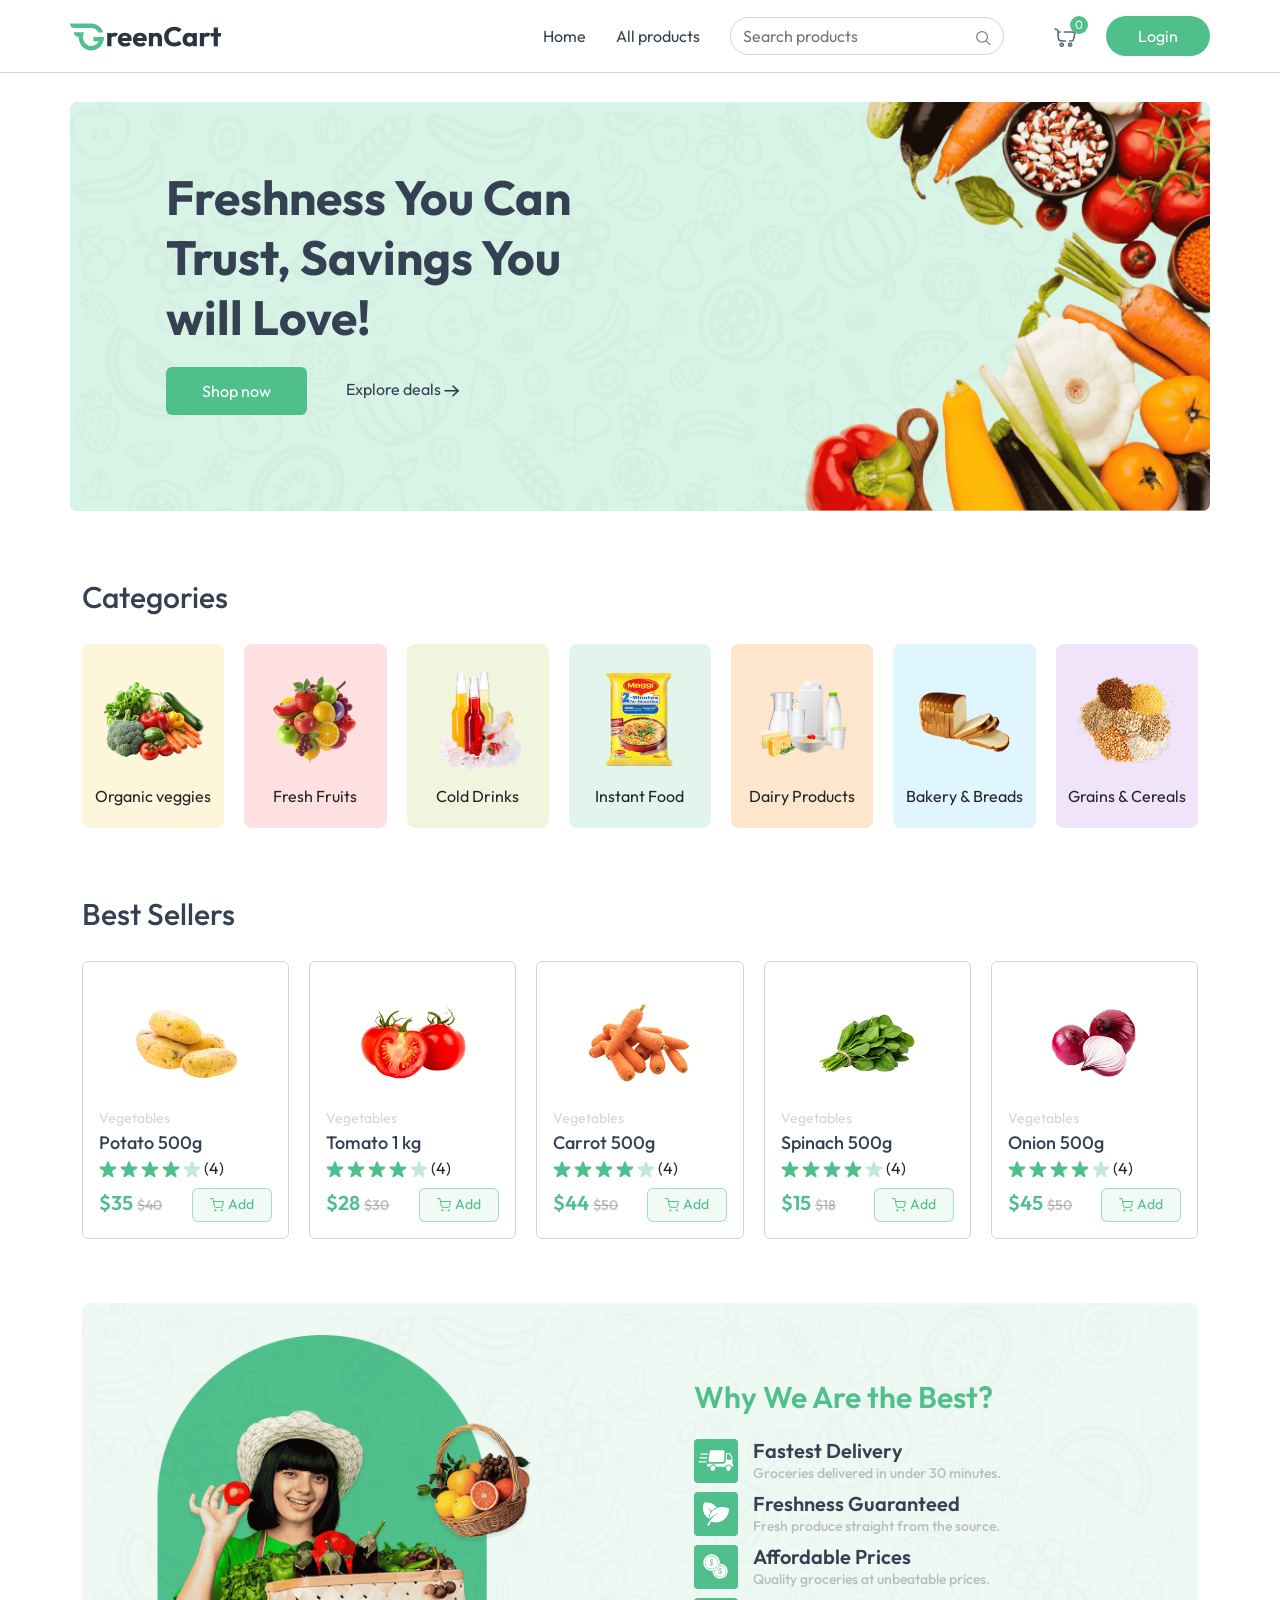
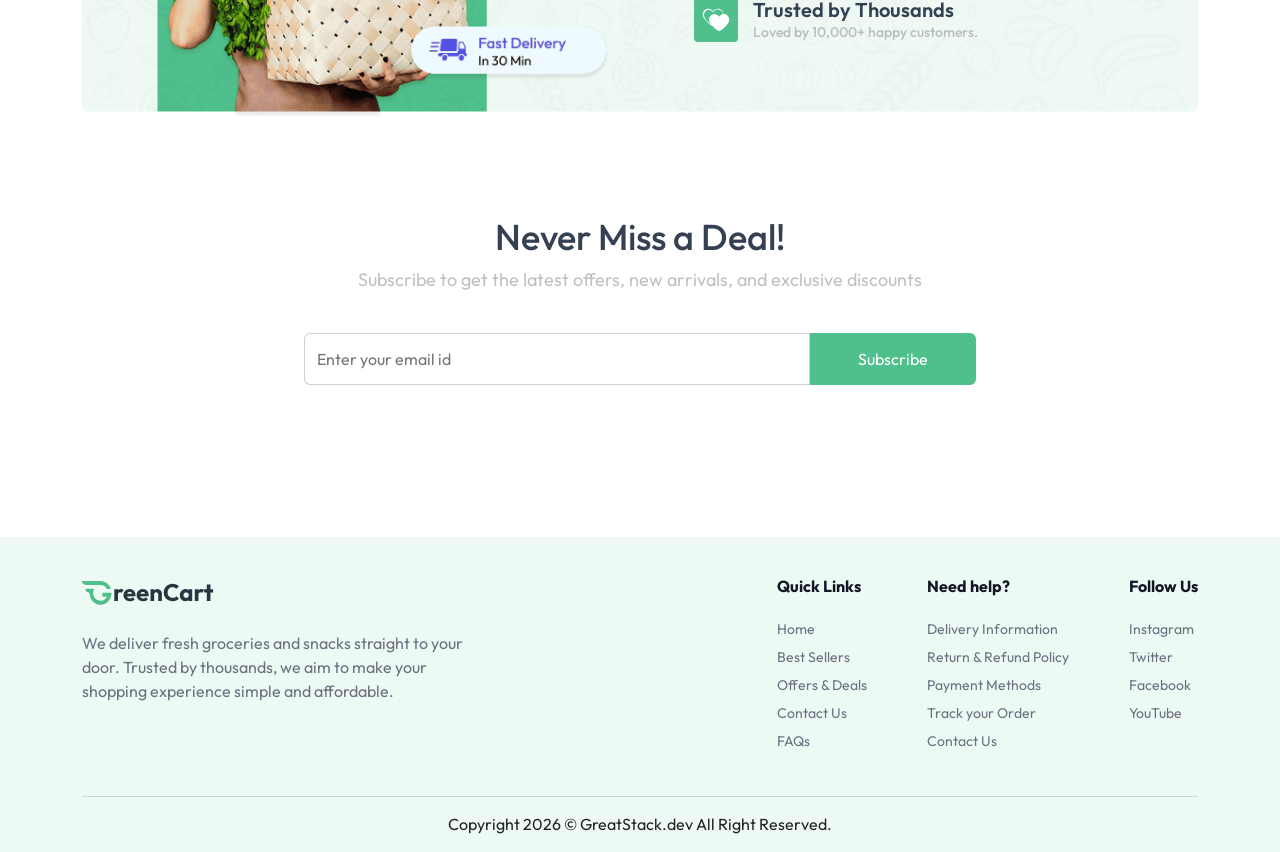
<file: index.html>
<!DOCTYPE html>
<html lang="en">
<head>
    <meta charset="UTF-8">
    <meta name="viewport" content="width=device-width, initial-scale=1.0">
    <title>greencart</title>
    <link rel="stylesheet" href="assets/css/bootstrap.min.css">
    <link rel="stylesheet" href="assets/css/main.css">
    <link rel="preconnect" href="https://fonts.googleapis.com">
    <link rel="stylesheet" href="assets/css/FooterAndNav.css">
<link rel="preconnect" href="https://fonts.gstatic.com" crossorigin>
<link href="https://fonts.googleapis.com/css2?family=Outfit:wght@100..900&display=swap" rel="stylesheet">
</head>
<body>
    <!-- start Nav -->
     <div class="nav">
        <div class="container d-flex">
        <a href="#">
            <img class="Logo" src="assets/images/logo.svg" alt="Logo">
        </a>
        <div class="sm-nav d-flex">
        <div class="cart ">
                <img src="assets/images/nav_cart_icon.svg" alt="cart">
                <button>0</button>
            </div>
        <img class="menu-icon" src="assets/images/menu_icon.svg" alt="menu">
    </div>
        <div class="item">
            <a href="">Home</a>
            <a href="">All products</a>
            <div class="search">
                <input type="text" placeholder="Search products">
                <img src="assets/images/search_icon.svg" alt="search">
            </div>
            <div class="cart d-lg-block d-none">
                <img src="assets/images/nav_cart_icon.svg" alt="cart">
                <button>0</button>
            </div> 
            <a href="" class="Login-btn ">Login</a>
        </div>
        </div>
     </div>
    <!-- END Nav -->
    <!-- Start Main-part -->
     <div class="mainpart">
        <div class="container">
            <img class="pc-img" src="assets/images/main_banner_bg.png" alt="banner">
            <img src="assets/images/main_banner_bg_sm.png" alt="main_banner_bg_sm">
            <div class="content">
                <h1>Freshness You Can Trust, Savings You will Love!</h1>
                <div class="buttons">
                    <a href="" class="btn">Shop now</a>
                    <a href="" class="link">Explore deals
                        <img src="assets/images/black_arrow_icon.svg" alt="">
                    </a>
                </div>
            </div>
        </div>
     </div>
    <!-- END Main-part -->
     <!-- start Categories -->
      <div class="Categories">
        <div class="container">
            <p class="title">Categories</p>
            <div class="items">
                <div class="c one">
                    <img src="assets/images/organic_vegitable_image.png" alt="">
                    <p>Organic veggies</p>
                </div>
                <div class="c two">
                    <img src="assets/images/fresh_fruits_image.png" alt="">
                    <p>Fresh Fruits</p>
                </div>
                <div class="c three">
                    <img src="assets/images/bottles_image.png" alt="">
                    <p>Cold Drinks</p>
                </div>
                <div class="c four">
                    <img src="assets/images/maggi_image.png" alt="">
                    <p>Instant Food</p>
                </div>
                <div class="c five">
                    <img src="assets/images/dairy_product_image.png" alt="">
                    <p>Dairy Products</p>
                </div>
                <div class="c six">
                    <img src="assets/images/bakery_image.png" alt="">
                    <p>Bakery & Breads</p>
                </div>
                <div class="c seven">
                    <img src="assets/images/grain_image.png" alt="">
                    <p>Grains & Cereals</p>
                </div>
            </div>
        </div>
      </div>
     <!-- End Categories -->
     <!-- Start Best Sellers -->
      <div class="BestSellers">
        <div class="container">
            <p class="title">Best Sellers</p>
            <div class="items">
                <div class="s">
                    <div class="img"><img src="assets/images/potato_image_1.png" alt=""></div>
                    <div class="content">
                        <div class="Category">Vegetables</div>
                        <div class="name">Potato 500g</div>
                        <div class="rate"><img src="assets/images/star_icon.svg" alt=""> 
                            <img src="assets/images/star_icon.svg" alt="">
                            <img src="assets/images/star_icon.svg" alt="">
                            <img src="assets/images/star_icon.svg" alt="">
                            <img src="assets/images/star_dull_icon.svg" alt="">
                            <span>(4)</span></div>
                        <div class="footer">
                            <div class="price">
                              $35  <span>$40</span>
                            </div>
                            <div class="buy-btn"><img src="assets/images/cart_icon.svg" alt=""> Add</div>
                        </div>

                    </div>
                </div>
                <div class="s">
                    <div class="img"><img src="assets/images/tomato_image.png" alt=""></div>
                    <div class="content">
                        <div class="Category">Vegetables</div>
                        <div class="name">Tomato 1 kg</div>
                        <div class="rate"><img src="assets/images/star_icon.svg" alt=""> 
                            <img src="assets/images/star_icon.svg" alt="">
                            <img src="assets/images/star_icon.svg" alt="">
                            <img src="assets/images/star_icon.svg" alt="">
                            <img src="assets/images/star_dull_icon.svg" alt="">
                            <span>(4)</span></div>
                        <div class="footer">
                            <div class="price">
                              $28  <span>$30</span>
                            </div>
                            <div class="buy-btn"><img src="assets/images/cart_icon.svg" alt=""> Add</div>
                        </div>

                    </div>
                </div>
                <div class="s">
                    <div class="img"><img src="assets/images/carrot_image.png" alt=""></div>
                    <div class="content">
                        <div class="Category">Vegetables</div>
                        <div class="name">Carrot 500g</div>
                        <div class="rate"><img src="assets/images/star_icon.svg" alt=""> 
                            <img src="assets/images/star_icon.svg" alt="">
                            <img src="assets/images/star_icon.svg" alt="">
                            <img src="assets/images/star_icon.svg" alt="">
                            <img src="assets/images/star_dull_icon.svg" alt="">
                            <span>(4)</span></div>
                        <div class="footer">
                            <div class="price">
                              $44  <span>$50</span>
                            </div>
                            <div class="buy-btn"><img src="assets/images/cart_icon.svg" alt=""> Add</div>
                        </div>

                    </div>
                </div>
                <div class="s">
                    <div class="img"><img src="assets/images/spinach_image_1.png" alt=""></div>
                    <div class="content">
                        <div class="Category">Vegetables</div>
                        <div class="name">Spinach 500g</div>
                        <div class="rate"><img src="assets/images/star_icon.svg" alt=""> 
                            <img src="assets/images/star_icon.svg" alt="">
                            <img src="assets/images/star_icon.svg" alt="">
                            <img src="assets/images/star_icon.svg" alt="">
                            <img src="assets/images/star_dull_icon.svg" alt="">
                            <span>(4)</span></div>
                        <div class="footer">
                            <div class="price">
                              $15  <span>$18</span>
                            </div>
                            <div class="buy-btn"><img src="assets/images/cart_icon.svg" alt=""> Add</div>
                        </div>

                    </div>
                </div>
                <div class="s">
                    <div class="img"><img src="assets/images/onion_image_1.png" alt=""></div>
                    <div class="content">
                        <div class="Category">Vegetables</div>
                        <div class="name">Onion 500g</div>
                        <div class="rate"><img src="assets/images/star_icon.svg" alt=""> 
                            <img src="assets/images/star_icon.svg" alt="">
                            <img src="assets/images/star_icon.svg" alt="">
                            <img src="assets/images/star_icon.svg" alt="">
                            <img src="assets/images/star_dull_icon.svg" alt="">
                            <span>(4)</span></div>
                        <div class="footer">
                            <div class="price">
                              $45  <span>$50</span>
                            </div>
                            <div class="buy-btn"><img src="assets/images/cart_icon.svg" alt=""> Add</div>
                        </div>

                    </div>
                </div>
                
            </div>
        </div>
      </div>
     <!--End Best Sellers-->
     <!-- Start weBest -->
     <div class="weBest">
        <div class="container">
            <img class="big" src="assets/images/bottom_banner_image.png" alt="">
            <img class="sm d-none" src="assets/images/bottom_banner_image_sm.png"  alt="">
            <div class="content">
                <div class="text">
                    <h1>Why We Are the Best?</h1>
                    <div class="items">
                        <img src="assets/images/delivery_truck_icon.svg" alt="">
                        <div class="detials">
                            <h3>Fastest Delivery</h3>
                            <p>Groceries delivered in under 30 minutes.</p>
                        </div>
                    </div>
                    <div class="items">
                        <img src="assets/images/leaf_icon.svg" alt="">
                        <div class="detials">
                            <h3>Freshness Guaranteed</h3>
                            <p>Fresh produce straight from the source.</p>
                        </div>
                    </div>
                    <div class="items">
                        <img src="assets/images/coin_icon.svg" alt="">
                        <div class="detials">
                            <h3>Affordable Prices</h3>
                            <p>Quality groceries at unbeatable prices.</p>
                        </div>
                    </div>
                    <div class="items">
                        <img src="assets/images/trust_icon.svg" alt="">
                        <div class="detials">
                            <h3>Trusted by Thousands</h3>
                            <p>Loved by 10,000+ happy customers.</p>
                        </div>
                    </div>
                </div>
            </div>
        </div>
     </div>
     <!-- End weBest -->
    <!-- Start Subscribe -->
     <div class="Subscribe">
        <div class="container">
            <div class="content">
            <h1>Never Miss a Deal!</h1>
            <p>Subscribe to get the latest offers, new arrivals, and exclusive discounts</p>
            
            <form class="forma"  action="post">
                <input class="text" type="text" placeholder="Enter your email id">
                <input class="Subscribe-btn" type="submit" value="Subscribe">
            </form>
            
            </div>
        </div>
     </div>
    <!-- End Subscribe -->
    <!-- Start Footer -->
     <div class="footers">
        <div class="container">
            <div class="content ">
            <div class="left-content">
                <img src="/assets/images/logo.svg" alt="">
                <p>We deliver fresh groceries and snacks straight to your door. Trusted by thousands, we aim to make your shopping experience simple and affordable.</p>
            </div>
            <div class="right-content">
                <div class="lists">
                    <h2>Quick Links</h2>
                    <ul>
                        <li><a href="">Home</a></li>
                        <li><a href=""> Best Sellers</a></li>
                        <li><a href="">Offers & Deals</a></li>
                        <li><a href="">Contact Us</a></li>
                        <li><a href="">FAQs</a></li>
                    </ul>
                </div>
                <div class="lists">
                    <h2>Need help?</h2>
                    <ul>
                        <li><a href="">Delivery Information</a></li>
                        <li><a href="">Return & Refund Policy</a></li>
                        <li><a href="">Payment Methods</a></li>
                        <li><a href="">Track your Order</a></li>
                        <li><a href="">Contact Us</a></li>
                    </ul>
                </div>
                <div class="lists">
                    <h2>Follow Us</h2>
                    <ul>
                        <li><a href="">Instagram</a></li>
                        <li><a href="">Twitter</a></li>
                        <li><a href="">Facebook</a></li>
                        <li><a href="">YouTube</a></li>
                    </ul>
                </div>
            </div>
        </div>
        <div class="copy">
            <p>Copyright 2026 © GreatStack.dev All Right Reserved.</p>
        </div>
        </div>
     </div>
    <!-- End Footer -->

    <script src="assets/js/bootstrap.bundle.min.js"></script>
    <script src="assets/js/FooterAndNav.js"></script>
    <script>
    const menuIcon = document.querySelector(".menu-icon");
    const navItems = document.querySelector(".item");

    menuIcon.addEventListener("click", () => {
        navItems.classList.toggle("active");
    });
</script>
</body>
</html>
</file>
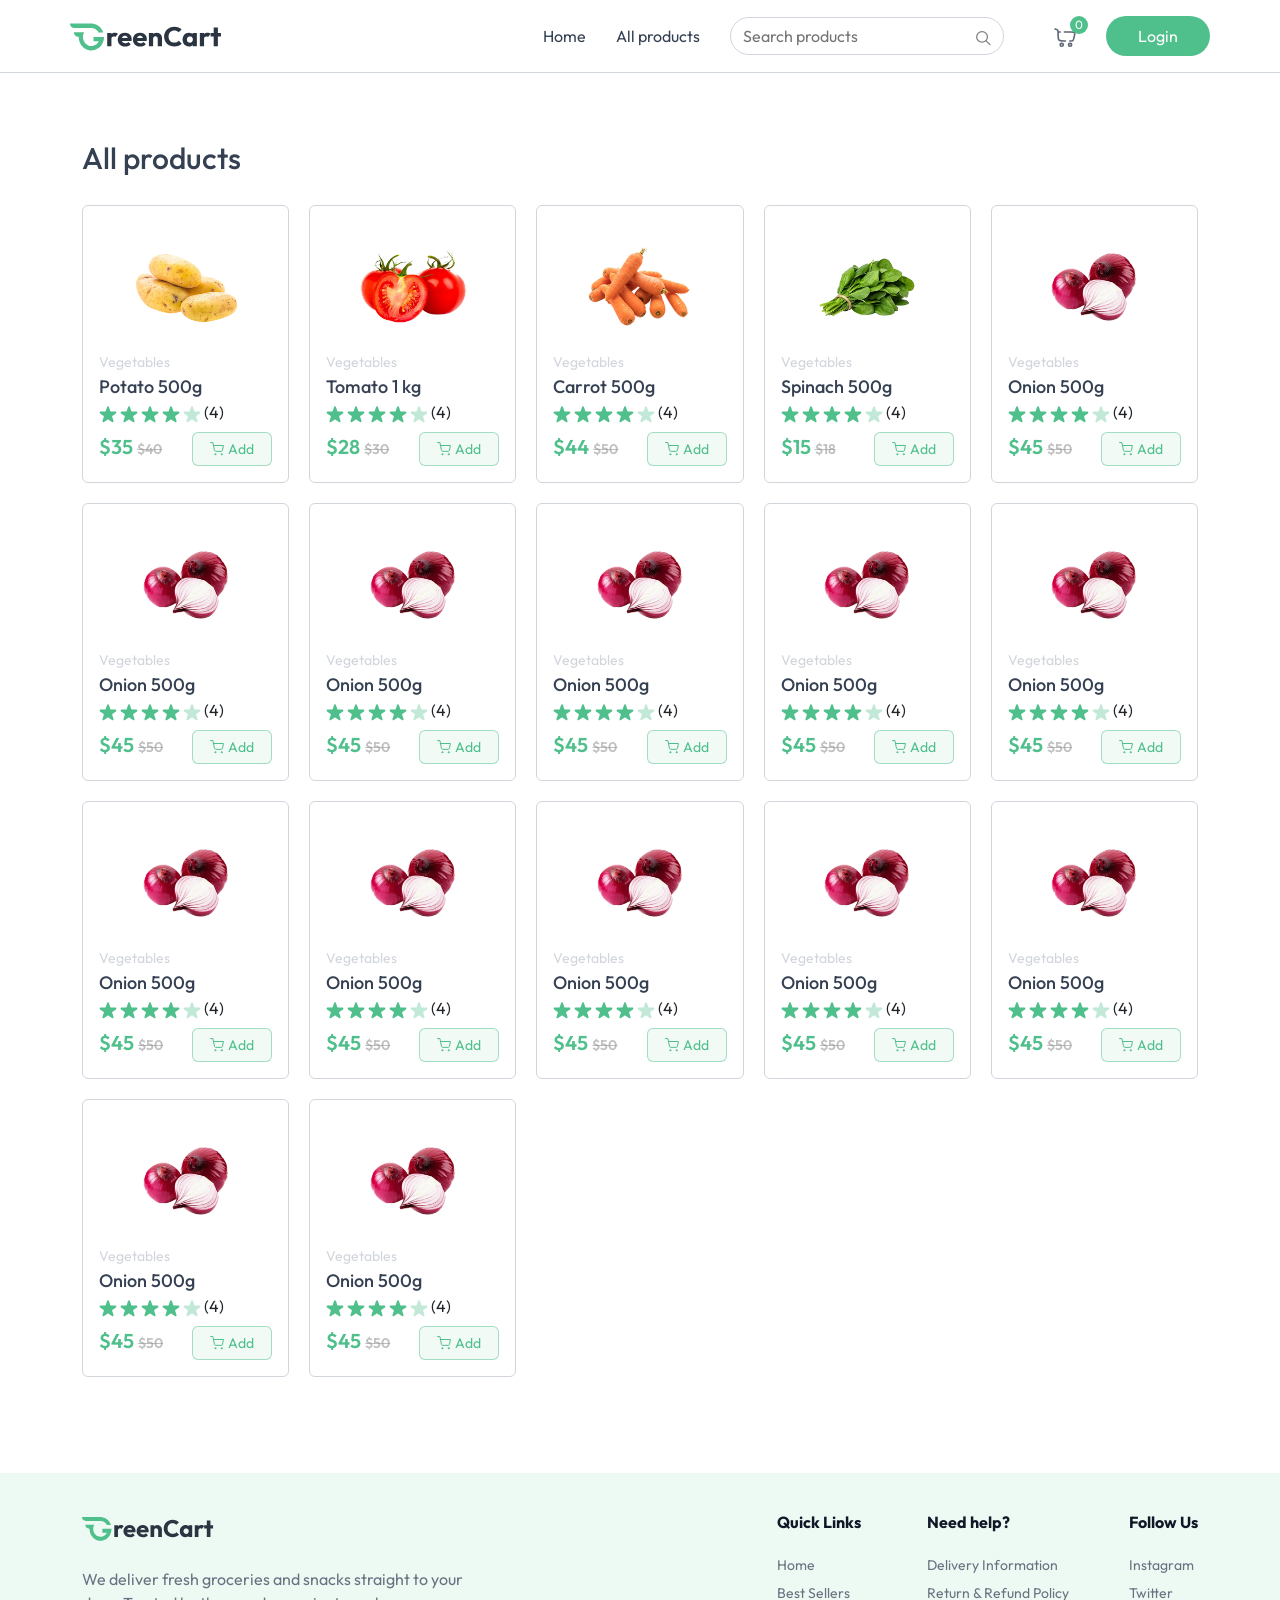
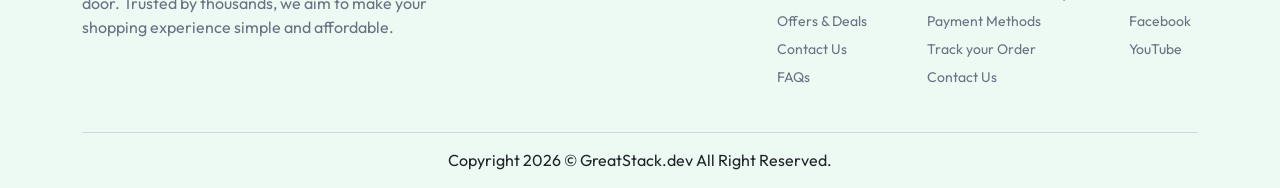
<file: All product.html>
<!DOCTYPE html>
<html lang="en">
<head>
    <meta charset="UTF-8">
    <meta name="viewport" content="width=device-width, initial-scale=1.0">
    <title>All Product</title>
    <link rel="stylesheet" href="assets/css/bootstrap.min.css">
    <link rel="stylesheet" href="assets/css/allproduct.css">
    <link rel="preconnect" href="https://fonts.googleapis.com">
    <link rel="stylesheet" href="assets/css/FooterAndNav.css">
<link rel="preconnect" href="https://fonts.gstatic.com" crossorigin>
<link href="https://fonts.googleapis.com/css2?family=Outfit:wght@100..900&display=swap" rel="stylesheet">
</head>
<body>
    <!-- start Nav -->
     <div class="nav">
        <div class="container d-flex">
        <a href="#">
            <img class="Logo" src="assets/images/logo.svg" alt="Logo">
        </a>
        <div class="sm-nav d-flex">
        <div class="cart ">
                <img src="assets/images/nav_cart_icon.svg" alt="cart">
                <button>0</button>
            </div>
        <img class="menu-icon" src="assets/images/menu_icon.svg" alt="menu">
    </div>
        <div class="item">
            <a href="">Home</a>
            <a href="">All products</a>
            <div class="search">
                <input type="text" placeholder="Search products">
                <img src="assets/images/search_icon.svg" alt="search">
            </div>
            <div class="cart d-lg-block d-none">
                <img src="assets/images/nav_cart_icon.svg" alt="cart">
                <button>0</button>
            </div> 
            <a href="" class="Login-btn ">Login</a>
        </div>
        </div>
     </div>
    <!-- END Nav -->

    
 <div class="product">
        <div class="container">
            <p class="title">All products</p>
            <div class="items">
                <div class="s">
                    <div class="img"><img src="assets/images/potato_image_1.png" alt=""></div>
                    <div class="content">
                        <div class="Category">Vegetables</div>
                        <div class="name">Potato 500g</div>
                        <div class="rate"><img src="assets/images/star_icon.svg" alt=""> 
                            <img src="assets/images/star_icon.svg" alt="">
                            <img src="assets/images/star_icon.svg" alt="">
                            <img src="assets/images/star_icon.svg" alt="">
                            <img src="assets/images/star_dull_icon.svg" alt="">
                            <span>(4)</span></div>
                        <div class="footer">
                            <div class="price">
                              $35  <span>$40</span>
                            </div>
                            <div class="buy-btn"><img src="assets/images/cart_icon.svg" alt=""> Add</div>
                        </div>

                    </div>
                </div>
                <div class="s">
                    <div class="img"><img src="assets/images/tomato_image.png" alt=""></div>
                    <div class="content">
                        <div class="Category">Vegetables</div>
                        <div class="name">Tomato 1 kg</div>
                        <div class="rate"><img src="assets/images/star_icon.svg" alt=""> 
                            <img src="assets/images/star_icon.svg" alt="">
                            <img src="assets/images/star_icon.svg" alt="">
                            <img src="assets/images/star_icon.svg" alt="">
                            <img src="assets/images/star_dull_icon.svg" alt="">
                            <span>(4)</span></div>
                        <div class="footer">
                            <div class="price">
                              $28  <span>$30</span>
                            </div>
                            <div class="buy-btn"><img src="assets/images/cart_icon.svg" alt=""> Add</div>
                        </div>

                    </div>
                </div>
                <div class="s">
                    <div class="img"><img src="assets/images/carrot_image.png" alt=""></div>
                    <div class="content">
                        <div class="Category">Vegetables</div>
                        <div class="name">Carrot 500g</div>
                        <div class="rate"><img src="assets/images/star_icon.svg" alt=""> 
                            <img src="assets/images/star_icon.svg" alt="">
                            <img src="assets/images/star_icon.svg" alt="">
                            <img src="assets/images/star_icon.svg" alt="">
                            <img src="assets/images/star_dull_icon.svg" alt="">
                            <span>(4)</span></div>
                        <div class="footer">
                            <div class="price">
                              $44  <span>$50</span>
                            </div>
                            <div class="buy-btn"><img src="assets/images/cart_icon.svg" alt=""> Add</div>
                        </div>

                    </div>
                </div>
                <div class="s">
                    <div class="img"><img src="assets/images/spinach_image_1.png" alt=""></div>
                    <div class="content">
                        <div class="Category">Vegetables</div>
                        <div class="name">Spinach 500g</div>
                        <div class="rate"><img src="assets/images/star_icon.svg" alt=""> 
                            <img src="assets/images/star_icon.svg" alt="">
                            <img src="assets/images/star_icon.svg" alt="">
                            <img src="assets/images/star_icon.svg" alt="">
                            <img src="assets/images/star_dull_icon.svg" alt="">
                            <span>(4)</span></div>
                        <div class="footer">
                            <div class="price">
                              $15  <span>$18</span>
                            </div>
                            <div class="buy-btn"><img src="assets/images/cart_icon.svg" alt=""> Add</div>
                        </div>

                    </div>
                </div>
                <div class="s">
                    <div class="img"><img src="assets/images/onion_image_1.png" alt=""></div>
                    <div class="content">
                        <div class="Category">Vegetables</div>
                        <div class="name">Onion 500g</div>
                        <div class="rate"><img src="assets/images/star_icon.svg" alt=""> 
                            <img src="assets/images/star_icon.svg" alt="">
                            <img src="assets/images/star_icon.svg" alt="">
                            <img src="assets/images/star_icon.svg" alt="">
                            <img src="assets/images/star_dull_icon.svg" alt="">
                            <span>(4)</span></div>
                        <div class="footer">
                            <div class="price">
                              $45  <span>$50</span>
                            </div>
                            <div class="buy-btn"><img src="assets/images/cart_icon.svg" alt=""> Add</div>
                        </div>

                    </div>
                </div>
                <div class="s">
                    <div class="img"><img src="assets/images/onion_image_1.png" alt=""></div>
                    <div class="content">
                        <div class="Category">Vegetables</div>
                        <div class="name">Onion 500g</div>
                        <div class="rate"><img src="assets/images/star_icon.svg" alt=""> 
                            <img src="assets/images/star_icon.svg" alt="">
                            <img src="assets/images/star_icon.svg" alt="">
                            <img src="assets/images/star_icon.svg" alt="">
                            <img src="assets/images/star_dull_icon.svg" alt="">
                            <span>(4)</span></div>
                        <div class="footer">
                            <div class="price">
                              $45  <span>$50</span>
                            </div>
                            <div class="buy-btn"><img src="assets/images/cart_icon.svg" alt=""> Add</div>
                        </div>

                    </div>
                </div>
                <div class="s">
                    <div class="img"><img src="assets/images/onion_image_1.png" alt=""></div>
                    <div class="content">
                        <div class="Category">Vegetables</div>
                        <div class="name">Onion 500g</div>
                        <div class="rate"><img src="assets/images/star_icon.svg" alt=""> 
                            <img src="assets/images/star_icon.svg" alt="">
                            <img src="assets/images/star_icon.svg" alt="">
                            <img src="assets/images/star_icon.svg" alt="">
                            <img src="assets/images/star_dull_icon.svg" alt="">
                            <span>(4)</span></div>
                        <div class="footer">
                            <div class="price">
                              $45  <span>$50</span>
                            </div>
                            <div class="buy-btn"><img src="assets/images/cart_icon.svg" alt=""> Add</div>
                        </div>

                    </div>
                </div>
                <div class="s">
                    <div class="img"><img src="assets/images/onion_image_1.png" alt=""></div>
                    <div class="content">
                        <div class="Category">Vegetables</div>
                        <div class="name">Onion 500g</div>
                        <div class="rate"><img src="assets/images/star_icon.svg" alt=""> 
                            <img src="assets/images/star_icon.svg" alt="">
                            <img src="assets/images/star_icon.svg" alt="">
                            <img src="assets/images/star_icon.svg" alt="">
                            <img src="assets/images/star_dull_icon.svg" alt="">
                            <span>(4)</span></div>
                        <div class="footer">
                            <div class="price">
                              $45  <span>$50</span>
                            </div>
                            <div class="buy-btn"><img src="assets/images/cart_icon.svg" alt=""> Add</div>
                        </div>

                    </div>
                </div>
                <div class="s">
                    <div class="img"><img src="assets/images/onion_image_1.png" alt=""></div>
                    <div class="content">
                        <div class="Category">Vegetables</div>
                        <div class="name">Onion 500g</div>
                        <div class="rate"><img src="assets/images/star_icon.svg" alt=""> 
                            <img src="assets/images/star_icon.svg" alt="">
                            <img src="assets/images/star_icon.svg" alt="">
                            <img src="assets/images/star_icon.svg" alt="">
                            <img src="assets/images/star_dull_icon.svg" alt="">
                            <span>(4)</span></div>
                        <div class="footer">
                            <div class="price">
                              $45  <span>$50</span>
                            </div>
                            <div class="buy-btn"><img src="assets/images/cart_icon.svg" alt=""> Add</div>
                        </div>

                    </div>
                </div>
                <div class="s">
                    <div class="img"><img src="assets/images/onion_image_1.png" alt=""></div>
                    <div class="content">
                        <div class="Category">Vegetables</div>
                        <div class="name">Onion 500g</div>
                        <div class="rate"><img src="assets/images/star_icon.svg" alt=""> 
                            <img src="assets/images/star_icon.svg" alt="">
                            <img src="assets/images/star_icon.svg" alt="">
                            <img src="assets/images/star_icon.svg" alt="">
                            <img src="assets/images/star_dull_icon.svg" alt="">
                            <span>(4)</span></div>
                        <div class="footer">
                            <div class="price">
                              $45  <span>$50</span>
                            </div>
                            <div class="buy-btn"><img src="assets/images/cart_icon.svg" alt=""> Add</div>
                        </div>

                    </div>
                </div>
                <div class="s">
                    <div class="img"><img src="assets/images/onion_image_1.png" alt=""></div>
                    <div class="content">
                        <div class="Category">Vegetables</div>
                        <div class="name">Onion 500g</div>
                        <div class="rate"><img src="assets/images/star_icon.svg" alt=""> 
                            <img src="assets/images/star_icon.svg" alt="">
                            <img src="assets/images/star_icon.svg" alt="">
                            <img src="assets/images/star_icon.svg" alt="">
                            <img src="assets/images/star_dull_icon.svg" alt="">
                            <span>(4)</span></div>
                        <div class="footer">
                            <div class="price">
                              $45  <span>$50</span>
                            </div>
                            <div class="buy-btn"><img src="assets/images/cart_icon.svg" alt=""> Add</div>
                        </div>

                    </div>
                </div>
                <div class="s">
                    <div class="img"><img src="assets/images/onion_image_1.png" alt=""></div>
                    <div class="content">
                        <div class="Category">Vegetables</div>
                        <div class="name">Onion 500g</div>
                        <div class="rate"><img src="assets/images/star_icon.svg" alt=""> 
                            <img src="assets/images/star_icon.svg" alt="">
                            <img src="assets/images/star_icon.svg" alt="">
                            <img src="assets/images/star_icon.svg" alt="">
                            <img src="assets/images/star_dull_icon.svg" alt="">
                            <span>(4)</span></div>
                        <div class="footer">
                            <div class="price">
                              $45  <span>$50</span>
                            </div>
                            <div class="buy-btn"><img src="assets/images/cart_icon.svg" alt=""> Add</div>
                        </div>

                    </div>
                </div>
                <div class="s">
                    <div class="img"><img src="assets/images/onion_image_1.png" alt=""></div>
                    <div class="content">
                        <div class="Category">Vegetables</div>
                        <div class="name">Onion 500g</div>
                        <div class="rate"><img src="assets/images/star_icon.svg" alt=""> 
                            <img src="assets/images/star_icon.svg" alt="">
                            <img src="assets/images/star_icon.svg" alt="">
                            <img src="assets/images/star_icon.svg" alt="">
                            <img src="assets/images/star_dull_icon.svg" alt="">
                            <span>(4)</span></div>
                        <div class="footer">
                            <div class="price">
                              $45  <span>$50</span>
                            </div>
                            <div class="buy-btn"><img src="assets/images/cart_icon.svg" alt=""> Add</div>
                        </div>

                    </div>
                </div>
                <div class="s">
                    <div class="img"><img src="assets/images/onion_image_1.png" alt=""></div>
                    <div class="content">
                        <div class="Category">Vegetables</div>
                        <div class="name">Onion 500g</div>
                        <div class="rate"><img src="assets/images/star_icon.svg" alt=""> 
                            <img src="assets/images/star_icon.svg" alt="">
                            <img src="assets/images/star_icon.svg" alt="">
                            <img src="assets/images/star_icon.svg" alt="">
                            <img src="assets/images/star_dull_icon.svg" alt="">
                            <span>(4)</span></div>
                        <div class="footer">
                            <div class="price">
                              $45  <span>$50</span>
                            </div>
                            <div class="buy-btn"><img src="assets/images/cart_icon.svg" alt=""> Add</div>
                        </div>

                    </div>
                </div>
                <div class="s">
                    <div class="img"><img src="assets/images/onion_image_1.png" alt=""></div>
                    <div class="content">
                        <div class="Category">Vegetables</div>
                        <div class="name">Onion 500g</div>
                        <div class="rate"><img src="assets/images/star_icon.svg" alt=""> 
                            <img src="assets/images/star_icon.svg" alt="">
                            <img src="assets/images/star_icon.svg" alt="">
                            <img src="assets/images/star_icon.svg" alt="">
                            <img src="assets/images/star_dull_icon.svg" alt="">
                            <span>(4)</span></div>
                        <div class="footer">
                            <div class="price">
                              $45  <span>$50</span>
                            </div>
                            <div class="buy-btn"><img src="assets/images/cart_icon.svg" alt=""> Add</div>
                        </div>

                    </div>
                </div>
                <div class="s">
                    <div class="img"><img src="assets/images/onion_image_1.png" alt=""></div>
                    <div class="content">
                        <div class="Category">Vegetables</div>
                        <div class="name">Onion 500g</div>
                        <div class="rate"><img src="assets/images/star_icon.svg" alt=""> 
                            <img src="assets/images/star_icon.svg" alt="">
                            <img src="assets/images/star_icon.svg" alt="">
                            <img src="assets/images/star_icon.svg" alt="">
                            <img src="assets/images/star_dull_icon.svg" alt="">
                            <span>(4)</span></div>
                        <div class="footer">
                            <div class="price">
                              $45  <span>$50</span>
                            </div>
                            <div class="buy-btn"><img src="assets/images/cart_icon.svg" alt=""> Add</div>
                        </div>

                    </div>
                </div>
                <div class="s">
                    <div class="img"><img src="assets/images/onion_image_1.png" alt=""></div>
                    <div class="content">
                        <div class="Category">Vegetables</div>
                        <div class="name">Onion 500g</div>
                        <div class="rate"><img src="assets/images/star_icon.svg" alt=""> 
                            <img src="assets/images/star_icon.svg" alt="">
                            <img src="assets/images/star_icon.svg" alt="">
                            <img src="assets/images/star_icon.svg" alt="">
                            <img src="assets/images/star_dull_icon.svg" alt="">
                            <span>(4)</span></div>
                        <div class="footer">
                            <div class="price">
                              $45  <span>$50</span>
                            </div>
                            <div class="buy-btn"><img src="assets/images/cart_icon.svg" alt=""> Add</div>
                        </div>

                    </div>
                </div>
                
            </div>
            </div>
            </div>


     <!-- Start Footer -->
      <div class="footers">
        <div class="container">
            <div class="content ">
            <div class="left-content">
                <img src="/assets/images/logo.svg" alt="">
                <p>We deliver fresh groceries and snacks straight to your door. Trusted by thousands, we aim to make your shopping experience simple and affordable.</p>
            </div>
            <div class="right-content">
                <div class="lists">
                    <h2>Quick Links</h2>
                    <ul>
                        <li><a href="">Home</a></li>
                        <li><a href=""> Best Sellers</a></li>
                        <li><a href="">Offers & Deals</a></li>
                        <li><a href="">Contact Us</a></li>
                        <li><a href="">FAQs</a></li>
                    </ul>
                </div>
                <div class="lists">
                    <h2>Need help?</h2>
                    <ul>
                        <li><a href="">Delivery Information</a></li>
                        <li><a href="">Return & Refund Policy</a></li>
                        <li><a href="">Payment Methods</a></li>
                        <li><a href="">Track your Order</a></li>
                        <li><a href="">Contact Us</a></li>
                    </ul>
                </div>
                <div class="lists">
                    <h2>Follow Us</h2>
                    <ul>
                        <li><a href="">Instagram</a></li>
                        <li><a href="">Twitter</a></li>
                        <li><a href="">Facebook</a></li>
                        <li><a href="">YouTube</a></li>
                    </ul>
                </div>
            </div>
        </div>
        <div class="copy">
            <p>Copyright 2026 © GreatStack.dev All Right Reserved.</p>
        </div>
        </div>
     </div>
    <!-- End Footer -->

    <script src="assets/js/FooterAndNav.js"></script>

</body>
</html>
</file>
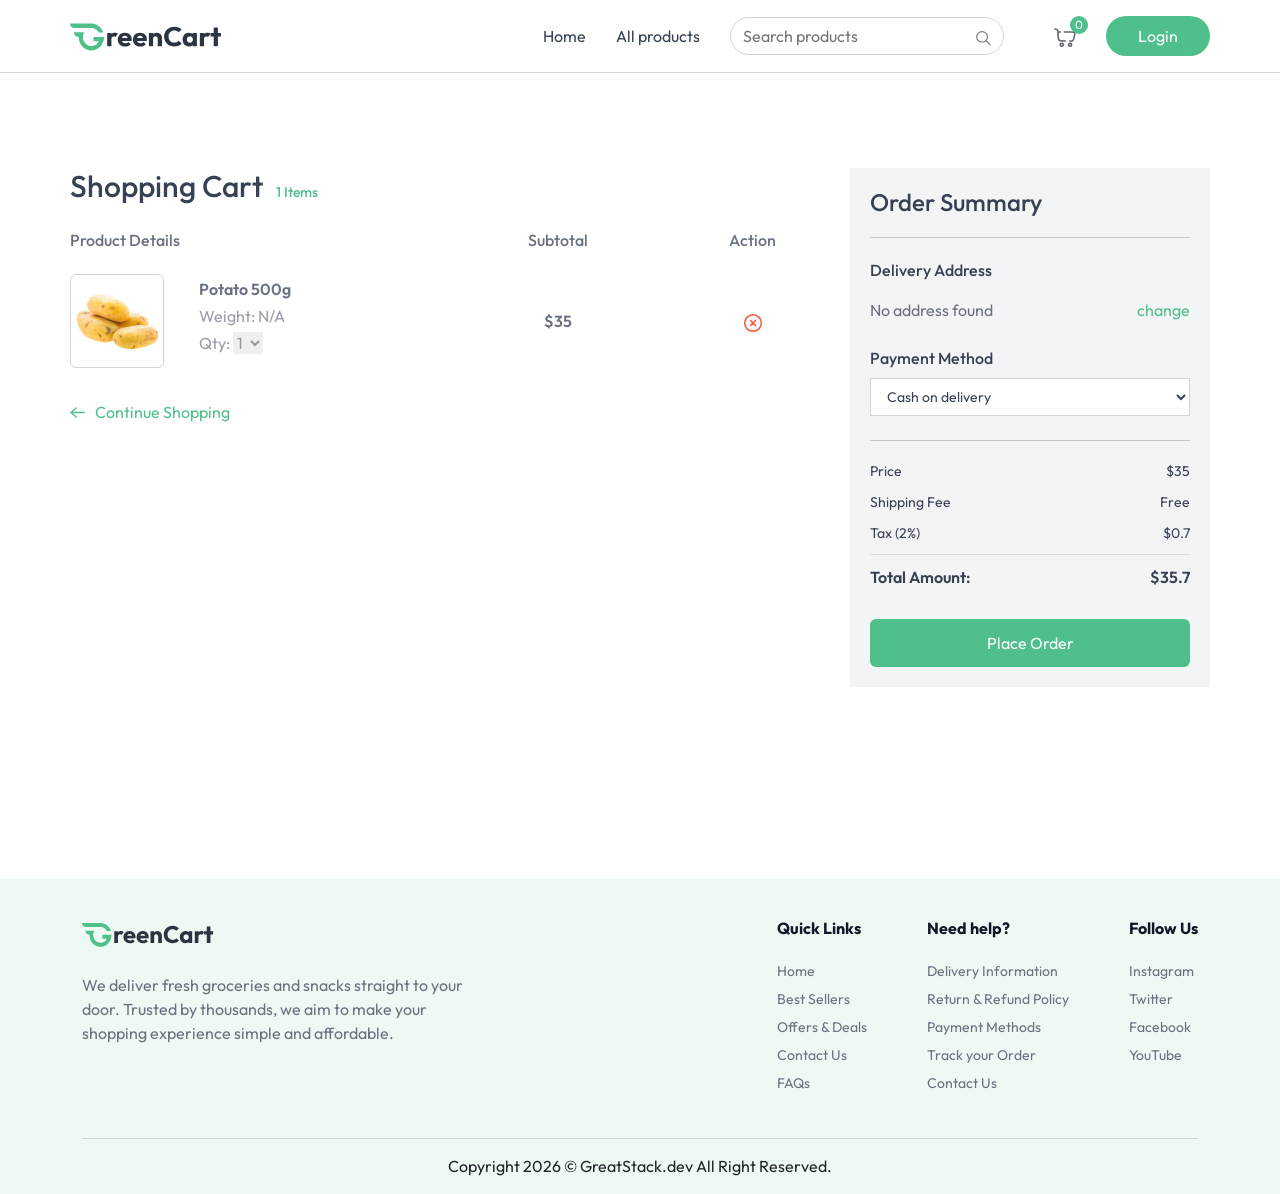
<file: Cart.html>
<!DOCTYPE html>
<html lang="en">
<head>
    <meta charset="UTF-8">
    <meta name="viewport" content="width=device-width, initial-scale=1.0">
    <title>Cart</title>
    <link rel="stylesheet" href="assets/css/bootstrap.min.css">
    <link rel="stylesheet" href="assets/css/cart.css">
    <link rel="preconnect" href="https://fonts.googleapis.com">
    <link rel="stylesheet" href="assets/css/FooterAndNav.css">
    <link rel="preconnect" href="https://fonts.gstatic.com" crossorigin>
    <link href="https://fonts.googleapis.com/css2?family=Outfit:wght@100..900&display=swap" rel="stylesheet">
</head>
<body>
    <!-- start Nav -->
     <div class="nav">
        <div class="container d-flex">
        <a href="#">
            <img class="Logo" src="assets/images/logo.svg" alt="Logo">
        </a>
        <div class="sm-nav d-flex">
        <div class="cart ">
                <img src="assets/images/nav_cart_icon.svg" alt="cart">
                <button>0</button>
            </div>
        <img class="menu-icon" src="assets/images/menu_icon.svg" alt="menu">
    </div>
        <div class="item">
            <a href="">Home</a>
            <a href="">All products</a>
            <div class="search">
                <input type="text" placeholder="Search products">
                <img src="assets/images/search_icon.svg" alt="search">
            </div>
            <div class="cart d-lg-block d-none">
                <img src="assets/images/nav_cart_icon.svg" alt="cart">
                <button>0</button>
            </div> 
            <a href="" class="Login-btn ">Login</a>
        </div>
        </div>
     </div>
    <!-- END Nav -->

     <div class="body">
        <div class="container">
        <div class="left">
            <h1>Shopping Cart<span> 1 Items</span></h1>
            <table>
                <tr>
                    <th class="one">Product Details</th>
                    <th>Subtotal</th>
                    <th>Action</th>
                </tr>

                <tr>
                    <td>
                        <div class="info">
                            <img class="product-img" src="assets/images/potato_image_1.png" alt="">
                            <div class="text">
                                <p class="name">Potato 500g</p>
                                <p class="Weight">Weight: N/A</p>
                                <p class="Qty">Qty: <select>
                                    <option selected >1</option>
                                    <option>2</option>
                                    <option>3</option>
                                    <option>4</option>
                                    <option>5</option>
                                    <option>6</option>
                                    <option>7</option>
                                    </select> 
                                </p>
                            </div>
                        </div>
                    </td>
                    <td><p class="price">$35</p></td>
                    <td><a href="#"><img src="assets/images/remove_icon.svg" alt=""></a></td>
                </tr>

                 

            </table>
            <button class="btn-back">
                <img src="assets/images/arrow_right_icon_colored.svg" alt="">
                <p>Continue Shopping</p>
            </button>
        </div>
        <div class="right">
            <h2>Order Summary</h2>
            <hr class="aftertitle">
            <div class="selects">
            <p class="address">Delivery Address</p>
            <div class="change"><p>No address found</p>
            <a href="#">change</a>
            </div>
            <div class="payment-method">
            <label>Payment Method</label>

                <select name="subject">
                    <option value="math">Cash on delivery</option>
                    <option value="cs">Online Payment</option>
                </select>
            </div>
        </div>
        <hr class="info-line">
        <div class="summary-info">
    <p><span>Price</span><span>$35</span></p>
    <p><span>Shipping Fee</span><span>Free</span></p>
    <p><span>Tax (2%)</span><span>$0.7</span></p>
    <p class="total"><span>Total Amount:</span><span>$35.7</span></p>
</div>

<button class="order-btn">Place Order</button>
     </div>
     </div>
     </div>



    <!-- Start Footer -->
      <div class="footers">
        <div class="container">
            <div class="content ">
            <div class="left-content">
                <img src="/assets/images/logo.svg" alt="">
                <p>We deliver fresh groceries and snacks straight to your door. Trusted by thousands, we aim to make your shopping experience simple and affordable.</p>
            </div>
            <div class="right-content">
                <div class="lists">
                    <h2>Quick Links</h2>
                    <ul>
                        <li><a href="">Home</a></li>
                        <li><a href=""> Best Sellers</a></li>
                        <li><a href="">Offers & Deals</a></li>
                        <li><a href="">Contact Us</a></li>
                        <li><a href="">FAQs</a></li>
                    </ul>
                </div>
                <div class="lists">
                    <h2>Need help?</h2>
                    <ul>
                        <li><a href="">Delivery Information</a></li>
                        <li><a href="">Return & Refund Policy</a></li>
                        <li><a href="">Payment Methods</a></li>
                        <li><a href="">Track your Order</a></li>
                        <li><a href="">Contact Us</a></li>
                    </ul>
                </div>
                <div class="lists">
                    <h2>Follow Us</h2>
                    <ul>
                        <li><a href="">Instagram</a></li>
                        <li><a href="">Twitter</a></li>
                        <li><a href="">Facebook</a></li>
                        <li><a href="">YouTube</a></li>
                    </ul>
                </div>
            </div>
        </div>
        <div class="copy">
            <p>Copyright 2026 © GreatStack.dev All Right Reserved.</p>
        </div>
        </div>
     </div>
    <!-- End Footer -->

    <script src="assets/js/FooterAndNav.js"></script>

</body>
</html>
</file>
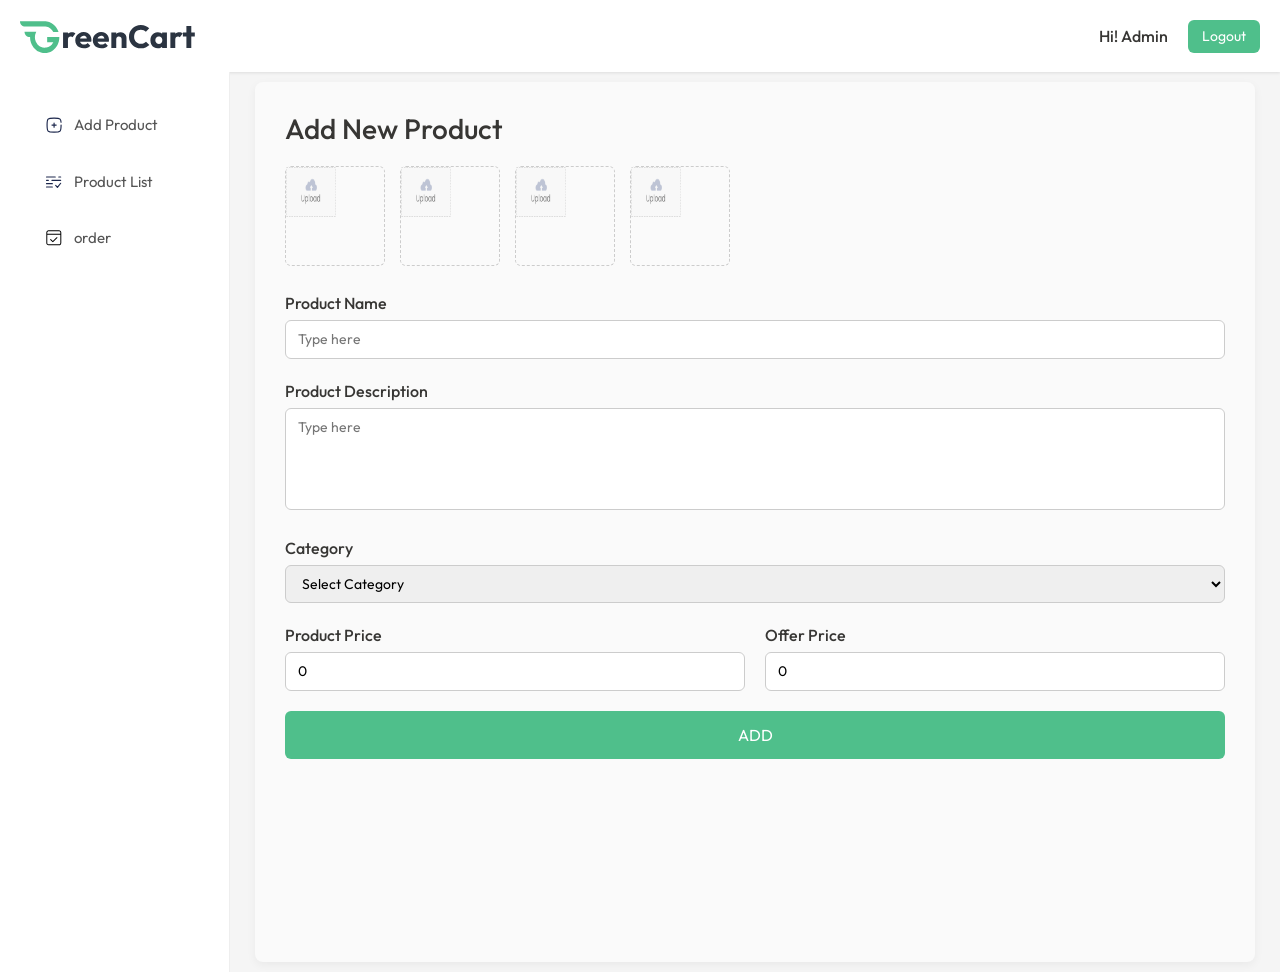
<file: Dashboardadd.html>
<!DOCTYPE html>
<html lang="en">
<head>
<meta charset="UTF-8">
<meta name="viewport" content="width=device-width, initial-scale=1.0">
<title>Add Product</title>
<link rel="preconnect" href="https://fonts.googleapis.com">
<link rel="preconnect" href="https://fonts.gstatic.com" crossorigin>
<link href="https://fonts.googleapis.com/css2?family=Outfit:wght@100..900&display=swap" rel="stylesheet">
<link rel="stylesheet" href="assets/css/bootstrap.min.css">
<link rel="stylesheet" href="assets/css/addHotel.css">
<link rel="stylesheet" href="assets/css/dashboard.css">

</head>
<body>

<!-- Navbar -->
<div class="main-nav">
    <div class="logo"><img src="assets/images/logo.svg" alt="logo"></div>

    <div class="nav-right">
        <p class="admin-greet">Hi! Admin</p>
        <button class="logout-btn">Logout</button>
    </div>
</div>

<div class="dash">
    <div class="links">
        <a href="#"><img src="assets/images/add_icon.svg" alt=""> Add Product</a>
        <a href="#"><img src="assets/images/product_list_icon.svg" alt=""> Product List</a>
        <a href="#"><img src="assets/images/order_icon.svg" alt=""> order</a>
    </div>

    <div class="content">
        <h1>Add New Product</h1>

        <form action="/AddProduct" method="POST" enctype="multipart/form-data" class="add-product-form">
            
            <!-- Product Images -->
            <div class="image-grid">
                <label class="image-upload">
                    <input type="file" name="images[]" accept="image/*">
                    <span><img src="assets/images/upload_area.png" alt="upload"></span>
                </label>
                <label class="image-upload">
                    <input type="file" name="images[]" accept="image/*">
                    <span><img src="assets/images/upload_area.png" alt="upload"></span>
                </label>
                <label class="image-upload">
                    <input type="file" name="images[]" accept="image/*">
                    <span><img src="assets/images/upload_area.png" alt="upload"></span>
                </label>
                <label class="image-upload">  
                    <input type="file" name="images[]" accept="image/*">
                    <span><img src="assets/images/upload_area.png" alt="upload"></span>
                </label>
            </div>

            <!-- Product Name -->
            <div>
                <label>Product Name</label>
                <input type="text" name="product_name" placeholder="Type here" required>
            </div>

            <!-- Product Description -->
            <div>
                <label>Product Description</label>
                <textarea name="product_desc" rows="4" placeholder="Type here"></textarea>
            </div>

            <!-- Category -->
            <div>
                <label>Category</label>
                <select name="category" required>
                    <option value="">Select Category</option>
                    <option value="food">Food</option>
                    <option value="beverages">Beverages</option>
                    <option value="snacks">Snacks</option>
                </select>
            </div>

            <!-- Prices -->
            <div style="display:flex; gap:20px; flex-wrap:wrap;">
                <div style="flex:1">
                    <label>Product Price</label>
                    <input type="number" name="price" min="0" value="0">
                </div>
                <div style="flex:1">
                    <label>Offer Price</label>
                    <input type="number" name="offer_price" min="0" value="0">
                </div>
            </div>

            <button type="submit">ADD</button>
        </form>

    </div>
</div>

</body>
</html>
</file>
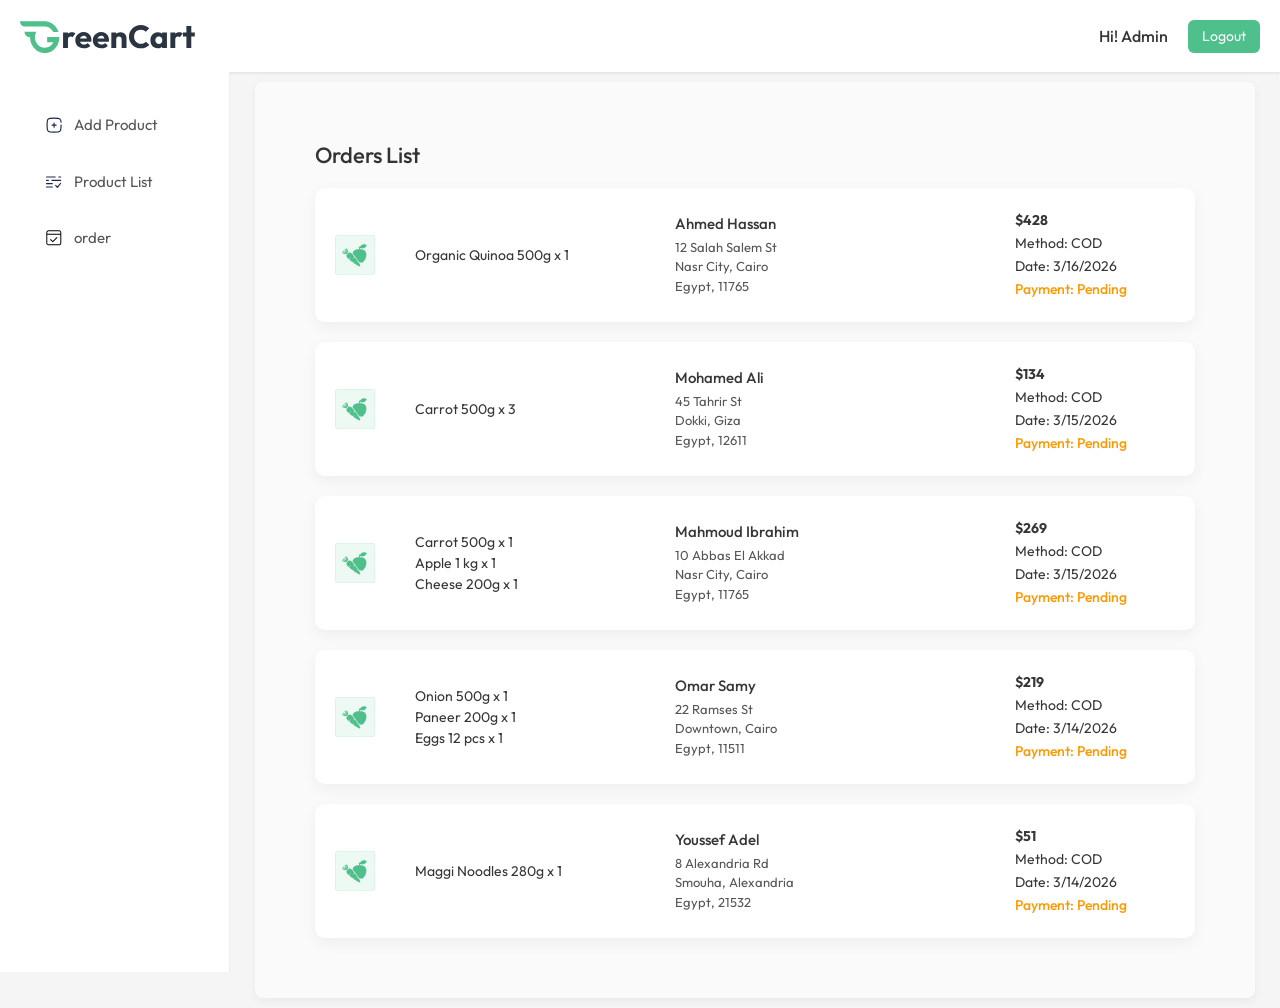
<file: Orders.html>
<!DOCTYPE html>
<html lang="en">
<head>
<meta charset="UTF-8">
<meta name="viewport" content="width=device-width, initial-scale=1.0">
<title>Add Product</title>
<link rel="preconnect" href="https://fonts.googleapis.com">
<link rel="preconnect" href="https://fonts.gstatic.com" crossorigin>
<link href="https://fonts.googleapis.com/css2?family=Outfit:wght@100..900&display=swap" rel="stylesheet">
<link rel="stylesheet" href="assets/css/bootstrap.min.css">
<link rel="stylesheet" href="assets/css/Orders.css">
<link rel="stylesheet" href="assets/css/dashboard.css">

</head>
<body>

<!-- Navbar -->
<div class="main-nav">
    <div class="logo"><img src="assets/images/logo.svg" alt="logo"></div>

    <div class="nav-right">
        <p class="admin-greet">Hi! Admin</p>
        <button class="logout-btn">Logout</button>
    </div>
</div>

<div class="dash">
    <div class="links">
       <a href="#"><img src="assets/images/add_icon.svg" alt=""> Add Product</a>
        <a href="#"><img src="assets/images/product_list_icon.svg" alt=""> Product List</a>
        <a href="#"><img src="assets/images/order_icon.svg" alt=""> order</a>
    </div>
     <div class="content">
            <div class="orders-page">

<h2>Orders List</h2>

<div class="orders-container">

<!-- order -->
<div class="order-card">

<div class="order-icon">
<img src="assets/images/box_icon.svg">
</div>

<div class="order-products">
<p>Organic Quinoa 500g x 1</p>
</div>

<div class="order-address">
<h4>Ahmed Hassan</h4>
<p>12 Salah Salem St</p>
<p>Nasr City, Cairo</p>
<p>Egypt, 11765</p>
</div>

<div class="order-info">
<p><strong>$428</strong></p>
<p>Method: COD</p>
<p>Date: 3/16/2026</p>
<p class="payment pending">Payment: Pending</p>
</div>

</div>


<!-- order -->
<div class="order-card">

<div class="order-icon">
<img src="assets/images/box_icon.svg">
</div>

<div class="order-products">
<p>Carrot 500g x 3</p>
</div>

<div class="order-address">
<h4>Mohamed Ali</h4>
<p>45 Tahrir St</p>
<p>Dokki, Giza</p>
<p>Egypt, 12611</p>
</div>

<div class="order-info">
<p><strong>$134</strong></p>
<p>Method: COD</p>
<p>Date: 3/15/2026</p>
<p class="payment pending">Payment: Pending</p>
</div>

</div>


<!-- order -->
<div class="order-card">

<div class="order-icon">
<img src="assets/images/box_icon.svg">
</div>

<div class="order-products">
<p>Carrot 500g x 1</p>
<p>Apple 1 kg x 1</p>
<p>Cheese 200g x 1</p>
</div>

<div class="order-address">
<h4>Mahmoud Ibrahim</h4>
<p>10 Abbas El Akkad</p>
<p>Nasr City, Cairo</p>
<p>Egypt, 11765</p>
</div>

<div class="order-info">
<p><strong>$269</strong></p>
<p>Method: COD</p>
<p>Date: 3/15/2026</p>
<p class="payment pending">Payment: Pending</p>
</div>

</div>


<!-- order -->
<div class="order-card">

<div class="order-icon">
<img src="assets/images/box_icon.svg">
</div>

<div class="order-products">
<p>Onion 500g x 1</p>
<p>Paneer 200g x 1</p>
<p>Eggs 12 pcs x 1</p>
</div>

<div class="order-address">
<h4>Omar Samy</h4>
<p>22 Ramses St</p>
<p>Downtown, Cairo</p>
<p>Egypt, 11511</p>
</div>

<div class="order-info">
<p><strong>$219</strong></p>
<p>Method: COD</p>
<p>Date: 3/14/2026</p>
<p class="payment pending">Payment: Pending</p>
</div>

</div>


<!-- order -->
<div class="order-card">

<div class="order-icon">
<img src="assets/images/box_icon.svg">
</div>

<div class="order-products">
<p>Maggi Noodles 280g x 1</p>
</div>

<div class="order-address">
<h4>Youssef Adel</h4>
<p>8 Alexandria Rd</p>
<p>Smouha, Alexandria</p>
<p>Egypt, 21532</p>
</div>

<div class="order-info">
<p><strong>$51</strong></p>
<p>Method: COD</p>
<p>Date: 3/14/2026</p>
<p class="payment pending">Payment: Pending</p>
</div>

</div>


</div>

</div>
     </div>
    </div>
</body>
</html>
</file>
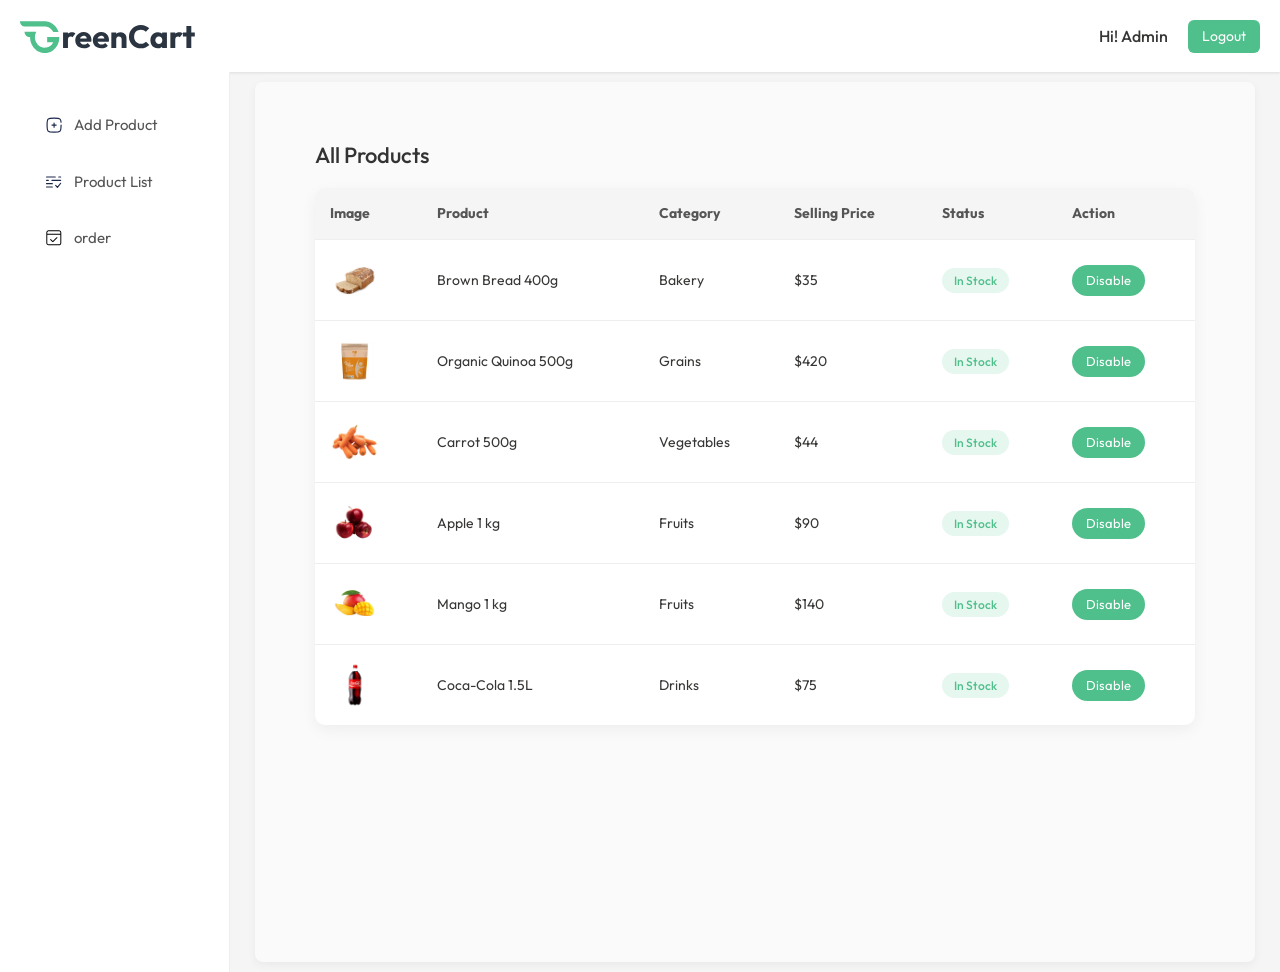
<file: products.html>
<!DOCTYPE html>
<html lang="en">
<head>
<meta charset="UTF-8">
<meta name="viewport" content="width=device-width, initial-scale=1.0">
<title>Add Product</title>
<link rel="preconnect" href="https://fonts.googleapis.com">
<link rel="preconnect" href="https://fonts.gstatic.com" crossorigin>
<link href="https://fonts.googleapis.com/css2?family=Outfit:wght@100..900&display=swap" rel="stylesheet">
<link rel="stylesheet" href="assets/css/bootstrap.min.css">
<link rel="stylesheet" href="assets/css/productList.css">
<link rel="stylesheet" href="assets/css/dashboard.css">

</head>
<body>

<!-- Navbar -->
<div class="main-nav">
    <div class="logo"><img src="assets/images/logo.svg" alt="logo"></div>

    <div class="nav-right">
        <p class="admin-greet">Hi! Admin</p>
        <button class="logout-btn">Logout</button>
    </div>
</div>

<div class="dash">
    <div class="links">
        <a href="#"><img src="assets/images/add_icon.svg" alt=""> Add Product</a>
        <a href="#"><img src="assets/images/product_list_icon.svg" alt=""> Product List</a>
        <a href="#"><img src="assets/images/order_icon.svg" alt=""> order</a>
    </div>
    <div class="content">
        <div class="products-page">

<h2>All Products</h2>

<table class="products-table">

<thead>
<tr>
<th>Image</th>
<th>Product</th>
<th>Category</th>
<th>Selling Price</th>
<th>Status</th>
<th>Action</th>
</tr>
</thead>

<tbody>

<tr>
<td><img src="assets/images/brown_bread_image.png"></td>
<td>Brown Bread 400g</td>
<td>Bakery</td>
<td>$35</td>
<td><span class="status active">In Stock</span></td>
<td><button class="toggle-btn">Disable</button></td>
</tr>

<tr>
<td><img src="assets/images/quinoa_image.png"></td>
<td>Organic Quinoa 500g</td>
<td>Grains</td>
<td>$420</td>
<td><span class="status active">In Stock</span></td>
<td><button class="toggle-btn">Disable</button></td>
</tr>

<tr>
<td><img src="assets/images/carrot_image.png"></td>
<td>Carrot 500g</td>
<td>Vegetables</td>
<td>$44</td>
<td><span class="status active">In Stock</span></td>
<td><button class="toggle-btn">Disable</button></td>
</tr>

<tr>
<td><img src="assets/images/apple_image.png"></td>
<td>Apple 1 kg</td>
<td>Fruits</td>
<td>$90</td>
<td><span class="status active">In Stock</span></td>
<td><button class="toggle-btn">Disable</button></td>
</tr>

<tr>
<td><img src="assets/images/mango_image_1.png"></td>
<td>Mango 1 kg</td>
<td>Fruits</td>
<td>$140</td>
<td><span class="status active">In Stock</span></td>
<td><button class="toggle-btn">Disable</button></td>
</tr>

<tr>
<td><img src="assets/images/coca_cola_image.png"></td>
<td>Coca-Cola 1.5L</td>
<td>Drinks</td>
<td>$75</td>
<td><span class="status active">In Stock</span></td>
<td><button class="toggle-btn">Disable</button></td>
</tr>

</tbody>

</table>

</div>
    </div>
    </div>



    <script>

document.querySelectorAll(".toggle-btn").forEach(btn => {

btn.onclick = function(){

let row = this.closest("tr")
let status = row.querySelector(".status")

if(status.classList.contains("active")){

status.classList.remove("active")
status.classList.add("disabled")
status.innerText = "Disabled"

this.innerText = "Enable"

}else{

status.classList.remove("disabled")
status.classList.add("active")
status.innerText = "In Stock"

this.innerText = "Disable"

}

}

})

</script>
</body>
</html>
</file>
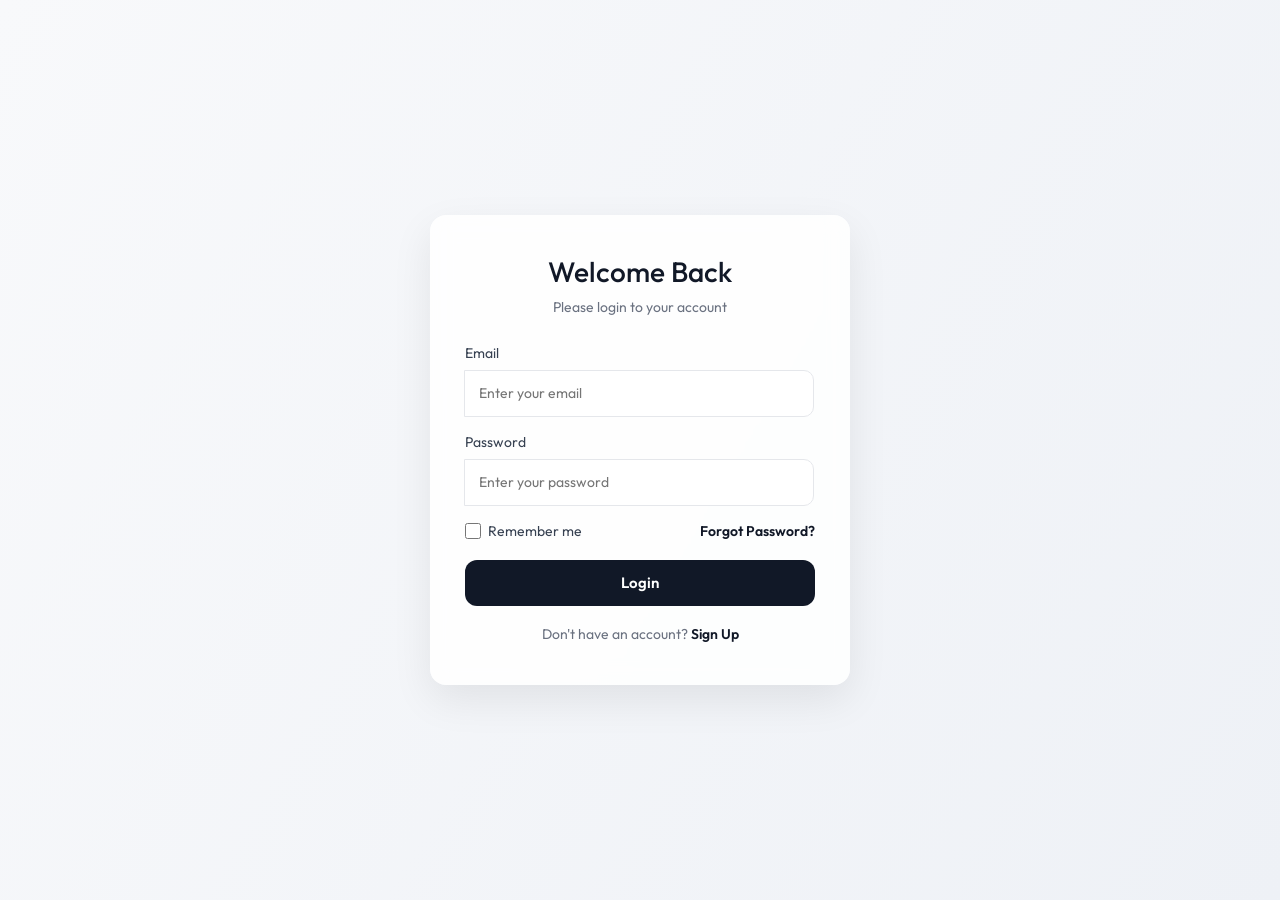
<file: Sing in.html>
<!DOCTYPE html>
<html lang="en">
<head>
<meta charset="UTF-8" />
<meta name="viewport" content="width=device-width, initial-scale=1.0" />
<title>Login</title>
<link rel="preconnect" href="https://fonts.googleapis.com">
<link rel="preconnect" href="https://fonts.gstatic.com" crossorigin>
<link href="https://fonts.googleapis.com/css2?family=Outfit:wght@300;400;500;600;700&display=swap" rel="stylesheet">
<link rel="stylesheet" href="assets/css/bootstrap.min.css">
<link rel="stylesheet" href="assets/css/sing in.css">
</head>
<body>

 <div class="login-container">

    <!-- Header -->
    <div class="login-header">
      <h2>Welcome Back</h2>
      <p>Please login to your account</p>
    </div>

    <!-- Form -->
    <form>

      <!-- Email -->
      <div class="input-group">
        <label for="email">Email</label>
        <input type="email" id="email" placeholder="Enter your email" />
      </div>

      <!-- Password -->
      <div class="input-group">
        <label for="password">Password</label>
        <input type="password" id="password" placeholder="Enter your password" />
      </div>

      <!-- Remember me + Forgot Password -->
      <div class="options">
        <label class="remember-me">
          <input type="checkbox" /> Remember me
        </label>
        <a href="#" class="forgot-password">Forgot Password?</a>
      </div>

      <!-- زر تسجيل الدخول -->
      <button type="submit" class="login-btn">Login</button>
    </form>

    <!-- لينك إنشاء حساب -->
    <div class="signup-link">
      Don't have an account? <a href="#">Sign Up</a>
    </div>

  </div>


</body>
</html>
</file>
<file: assets/css/main.css>
*{
    margin: 0;
    padding: 0;
    box-sizing: border-box;
     font-family: "Outfit", sans-serif;
}
a {
    text-decoration: none;
    color: inherit;
}
ul {
    list-style: none;
    margin: 0;
    padding: 0;
}


.nav{
height: 72px;
}
.nav::after{
    content: "";
    height: 1px;
    width: 100%;
    background-color: oklch(.872 .01 258.338);
    bottom: 0;
    left: 0;
}
.menu-icon {
    display: none;
    width: 28px;
    cursor: pointer;
}

.nav .container {
    display: flex;
    justify-content: space-between;
    align-items: center;
    padding: 16px 0;
}
.nav .container .item{
    display: flex;
    justify-content: space-between;
    align-items: center;
    gap: 30px;
    font-weight: 400;
    font-size: 16px;
}
.nav .container .item a {
    font-weight: 400;
    font-size: 16px;
    color: oklch(.373 .034 256.733);
}

.nav .container .Logo{
    width: 152px;
}
.nav .container .item .search {
    border: 1px solid  oklch(.872 .01 258.338);
    padding: 0px 12px;
    border-radius: 20px;
}
.nav .container .item .search input {
 border: 0;
 padding: 6px 0;
 background-color: transparent;
}
.nav .container  .cart{
    position: relative;

}
.nav .container  .cart img{
    opacity: 80%;
}

.nav .container  .cart button{
    position: absolute;
    right: calc(0.25rem * -3);
    top:  calc(0.25rem * -2);
    border: 0;
    background-color:#4fbf8b;
    color: white;
    width: calc(0.25rem * 4.5);
    height: calc(0.25rem * 4.5);
    border-radius: 3.40282e38px;
    line-height: calc(1rem/0.75rem);
    font-size: 0.75rem;
}
.nav .container .item .Login-btn{
    font-size: 16px;
    background-color: #4fbf8b;
    color: white;
    padding: 8px 32px;
    border-radius: 3.40282e38px;
    
}
.nav .container .item .Login-btn:hover {
background-color: #44ae7c;
}
.nav .container .cart {
    position: relative; /* زي الأول */
    margin-left: 20px; /* عشان يبقى بعيد عن اللوجو */
}




@media (max-width: 768px) {

    .menu-icon {
        display: block;
    }

    .nav .container {
        position: relative;
    }

    .nav .container .item {
        position: absolute;
        top: 72px;
        left: 0;
        width: 100%;
        background: white;
        flex-direction: column;
        align-items: center;
        padding: 20px 0;
        gap: 15px;
        display: none;
        box-shadow: 0 10px 20px rgba(0,0,0,0.08);
        z-index: 100;
    }

    .nav .container .item.active {
        display: flex;
    }
    .nav .container .item .cart {
        /* position: static;     تلغي absolute داخل القائمة */
        display: block;   /* تأكد إنها ظاهرة */
        margin-left: auto; /* تخليها يمين */
    }

    .nav .container .cart {
        display: block;   /* تظهر فوق الهامبرجر */
    }
    

}

/* الكارت الخارجي (برا .item) يظهر في الموبايل فقط */
.nav .container .sm-nav > .cart {
    display: none; /* بشكل افتراضي مخفي */
}

@media (max-width: 768px) {
    .nav .container .sm-nav > .cart {
        display: block; /* يظهر في الموبايل */
        /* position: absolute;
        top: 12px;
        right: 16px; */
    }
.nav .container .sm-nav{
    display: flex;
    gap: 40px;
}
    /* نخلي الكارت جوا .item مخفي في الموبايل */
    .nav .container .item .cart {
        display: none !important;
    }
}

/* الكارت الداخلي (جوا .item) يظهر في الديسكتوب فقط */
.nav .container .item .cart {
    display: flex; /* يظهر افتراضياً في الديسكتوب */
}

@media (max-width: 768px) {
    .nav .container .item .cart {
        display: none; /* مخفي في الموبايل */
    }
}












.mainpart .container .pc-img{
    width: 100%;
    display: block;
}
.mainpart .container {
    position: relative;
    padding: 30px 0 0;
}
.mainpart .container .content {
     position: absolute;
    top: 50%;
    left: 96px;
    transform: translateY(-50%);
    }
.mainpart .container .content h1{
    font-size: 48px;
    color: oklch(.373 .034 256.733);
    max-width: 420px;
    line-height:calc(.25rem * 15);
    font-weight: 700;
}
.mainpart .container .content .buttons{
    padding: 12px 0 0 0;
}
.mainpart .container .content .buttons .btn{
    font-size: 16px;
    color: white;
    background-color: #4fbf8b;
    padding: 12px 36px;
    border: 4px;
}
.mainpart .container .content .buttons .btn:hover {
background-color: #44ae7c;
}
.mainpart .container .content .buttons .link{
    color: oklch(.373 .034 256.733);
    padding: 12px 36px;
}
/* الصورة الصغيرة تختفي في الديسكتوب */
.mainpart .container img:nth-child(2) {
    display: none;
}
@media (max-width: 768px) {

    /* نخفي صورة الديسكتوب */
    .mainpart .container .pc-img {
        display: none;
    }

    /* نظهر صورة الموبايل */
    .mainpart .container img:nth-child(2) {
        display: block;
        width: 100%;
    }
    .mainpart .container {
    position: relative;
    padding: 10px 10px;
    } 
    /* نخلي النص في النص */
   .mainpart .container .content {
        position: absolute;
        bottom: 5%;        /* 👈 قريب من أسفل الصورة */
        left: 50%;
        transform: translateX(-50%);
        text-align: center;
        width: 90%;
    }

    .mainpart .container .content h1 {
        font-size: 28px;
        max-width: 100%;
        line-height: 1.4;
    }


    .mainpart .container .content .buttons {
        display: flex;
        flex-direction: column;
        gap: 12px;
    }

}
.Categories{
    margin: 64px 0 0 0;
}

.Categories .container .title{
    font-size: 30px;
    color: oklch(.373 .034 256.733);
    font-weight: 500;
}
.Categories .container .items {
    display: grid;
    grid-template-columns: repeat(auto-fit, minmax(140px, 1fr));
    gap: 20px;
    margin: 24px 0 0;
}
.Categories .container .items img{
    width: 112px;
    height: auto;
}
.Categories .container .items .c{
    display: flex;
    flex-direction: column;
    align-items: center;
    gap: 0.5rem;
    padding: 20px 12px;
    border-radius: 0.5rem;
    text-align: center;
}
.Categories .container .items .one{
    background-color: #fef6da;
}
.Categories .container .items .two{
    background-color: #fee0e0;
}
.Categories .container .items .three{
    background-color: #f0f5de;
}
.Categories .container .items .four{
    background-color: #e1f5ec;
}
.Categories .container .items .five{
    background-color: #fee6cd;
}
.Categories .container .items .six{
    background-color: #e0f6fe;
}
.Categories .container .items .seven{
    background-color: #f1e3f9;
}
.Categories .container .items .c p{
    margin: 0;
    padding: 0;
}
@media (max-width: 992px) {
    .Categories .container .items {
        grid-template-columns: repeat(3, 1fr);
    }
}
@media (max-width: 576px) {
    .Categories .container .items {
        grid-template-columns: repeat(2, 1fr);
    }
}


.BestSellers {
    margin: 64px 0 0 0;
}

.BestSellers .container .title {
    font-size: 30px;
    color: oklch(.373 .034 256.733);
    font-weight: 500;
    margin: 0;
    padding: 0;
}
.BestSellers .container .items {
   display: grid;
    grid-template-columns: repeat(auto-fit, minmax(200px, 1fr));
    gap: 20px;
    margin: 24px 0 0;
}
.BestSellers .container .items .s{
   border: 1px solid oklch(.872 .01 258.338);
    padding: 16px;
    border-radius: 0.375rem;
    transition: 0.3s ease;
}
.BestSellers .container .items .s:hover {
    box-shadow: 0 10px 20px rgba(0,0,0,0.08);
    transform: translateY(-4px);
}
.BestSellers .container .items .s .content{
    /* width: 200px; */
    margin: 0;
    padding: 0;
} 
.BestSellers .container .items .s .img {
    padding: 8px 0;
    display: flex;
    justify-content: center;
}

.BestSellers .container .items .s .img img{
    width: 114px;
}
.BestSellers .container .items .s .Category{
    font-size: 14px;
    color: oklch(.872 .01 258.338);
}
.BestSellers .container .items .s .name {
    color: oklch(.373 .034 256.733);
    font-size: 18px;
    font-weight: 500;
}
.BestSellers .container .items .s .footer{
    display: flex;
    justify-content: space-between;
    margin: 8px 0 0;
}
.BestSellers .container .items .s .footer .price{
    font-size: 20px;
    font-weight: 600;
    color: #4fbf8b;
    padding-right: 20px;
}
.BestSellers .container .items .s .footer .price span{
    font-size: 14px;
    font-weight: 600;
    color: oklch(66.963% 0.00323 264.699 / 0.593);
    text-decoration: line-through;
}
.BestSellers .container .items .s .footer .buy-btn {
    width: 80px;
    height: 34px;
    color: #4fbf8b;
    display: flex;
    justify-content: center;
    gap: 0.25rem;
    align-items: center;
    font-size: 14px;
    background-color: #4fbf8b13;
    padding: 0 8px;
    border:0.5px solid #4fbf8b7a;
    border-radius: 0.375rem;
}
@media (max-width: 768px) {

    @media (max-width: 768px) {
    .BestSellers .container .items {
        grid-template-columns: repeat(2, 1fr); /* اتنين جنب بعض */
    }
}

    /* .BestSellers .container .items .s {
        flex: 1 1 45%;
        max-width: 45%;
    } */

}
@media (max-width: 480px) {

     .BestSellers .container .items {
        grid-template-columns: 1fr; /* كارد واحد في كل صف */
    }
    .BestSellers .container .items .s {
        flex: 1 1 100%;
        max-width: 100%;
    }

}

.weBest {
    /* position: relative; */
    margin: 64px 0;
}
.weBest .container {
    position: relative;
}
.weBest .container .big {
    width: 100%;
    display: block;
}

/* .weBest .container .content {
    position: absolute;
    top: 50%;
    right: 8%;
    transform: translateY(-50%);
    width: 40%;
    
} */
.weBest .container .content {
    position: absolute;
    top: 50%;
    right: 96px;      /* 👈 96px ثابت */
    transform: translateY(-50%);
    width: 420px;     /* 👈 خليه رقم ثابت بدل 40% */
}

.weBest .items {
    display: flex;
    gap: 15px;
    margin: 8px 0 0;
    align-items: center;
}

.weBest .items .detials h3{
    color: oklch(.373 .034 256.733);
    font-size: 20px;
    font-weight: 600;
}
.weBest .items .detials p{
    color: oklch(66.963% 0.00323 264.699 / 0.593);
    font-size: 14px;
    font-weight: 500;
}
.weBest .items .detials h3,.weBest .items .detials p{
    margin: 0;
    padding: 0;
}

.weBest .container .content .text h1{
    font-size: 30px;
    color: #4fbf8b;
    margin: 0 0 24px;
    font-weight: 600;
}
@media (max-width: 768px) {

    .weBest .container .big {
        display: none;
    }

    .weBest .container .sm {
        display: block !important;
        width: 100%;
    }

    .weBest .container .content {
        width: 85%;
        left: 50%;
        right: auto;

        top: 30%;  
        transform: translate(-50%, -50%);
        /* text-align: center; */
    }
    .weBest .items {
        /* justify-content: center; */
        text-align: left;
    }
    .weBest .container .content .text h1 {
        font-size: 24px;  
        margin-bottom: 16px;
        font-weight: 500;
    }

    .weBest .items .detials h3 {
        font-size: 18px;   
    }

    .weBest .items .detials p {
        font-size: 12px;  
    }

    /* .weBest .items img {
        width: 22px;       
    } */


}

.Subscribe .container .content {
    display: flex;
    flex-direction: column;
    margin: 96px 0 0;
    padding:0 0 56px ;
    justify-content: center;
    text-align: center;
    align-items: center;
}
.Subscribe .container .content h1 {
    font-size: 36px;
    margin: 0 0 8px;
    color: oklch(.373 .034 256.733);
}
.Subscribe .container .content p {
    font-size: 18px;
    margin: 0 0 8px;
    padding: 0 0 32px;
    color: oklch(66.963% 0.00323 264.699 / 0.593);
}
.Subscribe .container .content .forma{
    display: flex;
    gap: 0;
    align-items: center;
    justify-content: space-between;
    max-width: 42rem;
    width: 100%;
    height: 52px;
}
.Subscribe .container .content .forma .text{
    padding: 0 12px;
    outline: none;
    color: oklch(.551 .027 264.364);
    padding-inline: calc(0.25rem * 3 );
    border: 1px solid;
    border-radius: 0.375rem;
    border-top-right-radius: 0;
    border-bottom-right-radius: 0;
    border-color:oklch(55.096% 0.02679 264.351 / 0.321) ;
    width: 100%;
    height: 100%;
}
.Subscribe .container .content .forma .Subscribe-btn{
    background-color: #4fbf8b;
    color: white;
    font-size: 16px;
    padding: 0 48px;
    /* width: 100%; */
    height: 100%;
    border: 0;
    border-radius: 0.375rem;
    border-top-left-radius: 0;
    border-bottom-left-radius: 0;
}
@media (max-width: 768px) {
    .Subscribe .container .content {
        margin: 48px 16px 32px; /* قلل المسافات */
    }

    .Subscribe .container .content h1 {
        font-size: 24px; /* أصغر شويه */
    }

    .Subscribe .container .content p {
        font-size: 16px;
        padding-bottom: 16px;
    }

    .Subscribe .container .content .forma {
        /* flex-direction: column; يخلي الـ input فوق والزرار تحت */
        /* gap: 12px; */
        max-width: 100%;
        height: auto; /* عشان يوسّع تلقائياً */
    }

    .Subscribe .container .content .forma .text,
    .Subscribe .container .content .forma .Subscribe-btn {
        height: 48px; /* ارتفاع مناسب */
    }
    .Subscribe .container .content .forma .Subscribe-btn {
        /* width: 30%;   */
        padding: 0 15px;
    }
}


/* footer */
.footers{
    margin: 96px 0 0;
    background-color: color-mix(in oklab, #4fbf8b 10%, transparent);
    
}
.footers .container .content{
    padding-bottom:40px ;
    padding-top:40px ;
    display: flex;
    justify-content: space-between;
    
}
.footers .container .content .left-content{
    max-width: 410px;
}
.footers .container .content .left-content p{
    max-width: 410px;
    margin: 24px 0 0;
        color: oklch(.551 .027 264.364);
    font-size: 16px;
}
.footers .container .content .right-content{
    display: flex;
    justify-content: space-between;
}
.footers .container .content .right-content h2 {
    font-size: 16px;
    margin-bottom: 20px;
    color: oklch(.21 .034 264.665);
    font-weight: 700;
}
.footers .container .content .right-content li{
    margin: 0 0 4px;
}
.footers .container .content .right-content li a{
    font-size: 14px;
    color: oklch(.551 .027 264.364);
}
.footers .copy{
   text-align: center;
   margin: 0;
}
.footers .copy p::before{
    content: "";
    width: 100%;
    height: 1px;
    left: 0;
    top: 0;
    background-color: oklch(.872 .01 258.338);
}
.footers .copy p {
    margin: 0;
    padding: 16px 0;
}
/* end footer */
</file>
<file: assets/css/FooterAndNav.css>
*{
    margin: 0;
    padding: 0;
    box-sizing: border-box;
     font-family: "Outfit", sans-serif;
}
a {
    text-decoration: none;
    color: inherit;
}
ul {
    list-style: none;
    margin: 0;
    padding: 0;
}


.nav{
height: 72px;
}
.nav::after{
    content: "";
    height: 1px;
    width: 100%;
    background-color: oklch(.872 .01 258.338);
    bottom: 0;
    left: 0;
}
.menu-icon {
    display: none;
    width: 28px;
    cursor: pointer;
}

.nav .container {
    display: flex;
    justify-content: space-between;
    align-items: center;
    padding: 16px 0;
}
.nav .container .item{
    display: flex;
    justify-content: space-between;
    align-items: center;
    gap: 30px;
    font-weight: 400;
    font-size: 16px;
}
.nav .container .item a {
    font-weight: 400;
    font-size: 16px;
    color: oklch(.373 .034 256.733);
}

.nav .container .Logo{
    width: 152px;
}
.nav .container .item .search {
    border: 1px solid  oklch(.872 .01 258.338);
    padding: 0px 12px;
    border-radius: 20px;
}
.nav .container .item .search input {
 border: 0;
 padding: 6px 0;
 background-color: transparent;
}
.nav .container  .cart{
    position: relative;

}
.nav .container  .cart img{
    opacity: 80%;
}

.nav .container  .cart button{
    position: absolute;
    right: calc(0.25rem * -3);
    top:  calc(0.25rem * -2);
    border: 0;
    background-color:#4fbf8b;
    color: white;
    width: calc(0.25rem * 4.5);
    height: calc(0.25rem * 4.5);
    border-radius: 3.40282e38px;
    line-height: calc(1rem/0.75rem);
    font-size: 0.75rem;
}
.nav .container .item .Login-btn{
    font-size: 16px;
    background-color: #4fbf8b;
    color: white;
    padding: 8px 32px;
    border-radius: 3.40282e38px;
    
}
.nav .container .item .Login-btn:hover {
background-color: #44ae7c;
}
.nav .container .cart {
    position: relative; /* زي الأول */
    margin-left: 20px; /* عشان يبقى بعيد عن اللوجو */
}




@media (max-width: 768px) {

    .menu-icon {
        display: block;
    }

    .nav .container {
        position: relative;
    }

    .nav .container .item {
        position: absolute;
        top: 72px;
        left: 0;
        width: 100%;
        background: white;
        flex-direction: column;
        align-items: center;
        padding: 20px 0;
        gap: 15px;
        display: none;
        box-shadow: 0 10px 20px rgba(0,0,0,0.08);
        z-index: 100;
    }

    .nav .container .item.active {
        display: flex;
    }
    .nav .container .item .cart {
        /* position: static;     تلغي absolute داخل القائمة */
        display: block;   /* تأكد إنها ظاهرة */
        margin-left: auto; /* تخليها يمين */
    }

    .nav .container .cart {
        display: block;   /* تظهر فوق الهامبرجر */
    }
    

}

/* الكارت الخارجي (برا .item) يظهر في الموبايل فقط */
.nav .container .sm-nav > .cart {
    display: none; /* بشكل افتراضي مخفي */
}

@media (max-width: 768px) {
    .nav .container .sm-nav > .cart {
        display: block; /* يظهر في الموبايل */
        /* position: absolute;
        top: 12px;
        right: 16px; */
    }
.nav .container .sm-nav{
    display: flex;
    gap: 40px;
}
    /* نخلي الكارت جوا .item مخفي في الموبايل */
    .nav .container .item .cart {
        display: none !important;
    }
}

/* الكارت الداخلي (جوا .item) يظهر في الديسكتوب فقط */
.nav .container .item .cart {
    display: flex; /* يظهر افتراضياً في الديسكتوب */
}

@media (max-width: 768px) {
    .nav .container .item .cart {
        display: none; /* مخفي في الموبايل */
    }
}



/* footer */
.footers{
    margin: 96px 0 0;
    background-color: color-mix(in oklab, #4fbf8b 10%, transparent);
    
}
.footers .container .content{
    padding-bottom:40px ;
    padding-top:40px ;
    display:flex;
    justify-content:space-between;
    gap:40px;
    flex-wrap:wrap;
    
}
.footers .container .content .left-content{
    max-width: 410px;
}
.footers .container .content .left-content p{
    max-width: 410px;
    margin: 24px 0 0;
        color: oklch(.551 .027 264.364);
    font-size: 16px;
}
.footers .container .content .right-content{
    display: flex;
    gap: 60px;
}
.footers .container .content .right-content h2 {
    font-size: 16px;
    margin-bottom: 20px;
    color: oklch(.21 .034 264.665);
    font-weight: 700;
}
.footers .container .content .right-content li{
    margin: 0 0 4px;
}
.footers .container .content .right-content li a{
    font-size:14px;
    color: oklch(.551 .027 264.364);
    text-decoration:none;
    transition:0.3s;
}

.footers .container .content .right-content li a:hover{
    color:#4fbf8b;
}
ul{
    list-style:none;
    padding:0;
}
.footers .copy{
    text-align: center;
    position: relative;
}

.footers .copy::before{
    content: "";
    position: absolute;
    top: 0;
    left: 0;
    width: 100%;
    height: 1px;
    background-color: oklch(.872 .01 258.338);
}
.footers .copy p {
    margin: 0;
    padding: 16px 0;
}
/* Tablet */
@media (max-width: 992px){

    .footers .container .content{
        flex-direction: column;
        gap:30px;
    }

    .footers .container .content .right-content{
        gap:40px;
        flex-wrap:wrap;
    }

}

/* Mobile */
@media (max-width: 768px){

    .footers .container .content .right-content{
        flex-direction: column;
        gap:25px;
    }

    .footers .container .content .left-content{
        max-width:100%;
    }

    .footers .container .content .left-content p{
        max-width:100%;
        font-size:14px;
    }

}

/* Small phones */
@media (max-width:480px){

    .footers .container .content{
        padding-top:30px;
        padding-bottom:30px;
    }

    .footers .copy p{
        font-size:13px;
    }

}
/* end footer */
</file>
<file: assets/css/allproduct.css>
.product {
    margin: 64px 0 0 0;
}

.product .container .title {
    font-size: 30px;
    color: oklch(.373 .034 256.733);
    font-weight: 500;
    margin: 0;
    padding: 0;
}
.product .container .items {
   display: grid;
    grid-template-columns: repeat(auto-fit, minmax(200px, 1fr));
    gap: 20px;
    margin: 24px 0 0;
}
.product .container .items .s{
   border: 1px solid oklch(.872 .01 258.338);
    padding: 16px;
    border-radius: 0.375rem;
    transition: 0.3s ease;
}
.product .container .items .s:hover {
    box-shadow: 0 10px 20px rgba(0,0,0,0.08);
    transform: translateY(-4px);
}
.product .container .items .s .content{
    /* width: 200px; */
    margin: 0;
    padding: 0;
} 
.product .container .items .s .img {
    padding: 8px 0;
    display: flex;
    justify-content: center;
}

.product .container .items .s .img img{
    width: 114px;
}
.product .container .items .s .Category{
    font-size: 14px;
    color: oklch(.872 .01 258.338);
}
.product .container .items .s .name {
    color: oklch(.373 .034 256.733);
    font-size: 18px;
    font-weight: 500;
}
.product .container .items .s .footer{
    display: flex;
    justify-content: space-between;
    margin: 8px 0 0;
}
.product .container .items .s .footer .price{
    font-size: 20px;
    font-weight: 600;
    color: #4fbf8b;
    padding-right: 20px;
}
.product .container .items .s .footer .price span{
    font-size: 14px;
    font-weight: 600;
    color: oklch(66.963% 0.00323 264.699 / 0.593);
    text-decoration: line-through;
}
.product .container .items .s .footer .buy-btn {
    width: 80px;
    height: 34px;
    color: #4fbf8b;
    display: flex;
    justify-content: center;
    gap: 0.25rem;
    align-items: center;
    font-size: 14px;
    background-color: #4fbf8b13;
    padding: 0 8px;
    border:0.5px solid #4fbf8b7a;
    border-radius: 0.375rem;
}
@media (max-width: 768px) {

    @media (max-width: 768px) {
    .product .container .items {
        grid-template-columns: repeat(2, 1fr); /* اتنين جنب بعض */
    }
}

    /* .BestSellers .container .items .s {
        flex: 1 1 45%;
        max-width: 45%;
    } */

}
@media (max-width: 480px) {

     .product .container .items {
        grid-template-columns: 1fr; /* كارد واحد في كل صف */
    }
    .product .container .items .s {
        flex: 1 1 100%;
        max-width: 100%;
    }

}
</file>
<file: assets/css/cart.css>
*{
    margin:0;
    padding:0;
    box-sizing:border-box;
    font-family: Outfit, sans-serif;
}


.body .container{
    display:flex;
    /* gap:30px; */
    /* max-width:1100px; */
    margin:auto;
    padding: 96px 0;
}
.body .container .left .info .product-img{
    max-width: 94px;
    height: 100%;
    object-fit: cover;
        vertical-align: middle;
    border: 1px solid oklch(.872 .01 258.338);
    border-radius: 0.375rem;
}
.body .container .left .info {
    display: flex;
}
.left{
    flex:2;
    /* background:white; */
    /* padding:25px; */
    /* border-radius:10px; */
}
.left h1{
    font-size:24px;
    margin-bottom:24px;
    color: oklch(.373 .034 259.733);
    font-weight: 500;
    line-height: 1.2;
    font-size: 30px;
}
.left h1 span{
    font-size:14px;
    color:#4fbf8b;
    margin-left:10px;
}

table{
    width:100%;
    border-collapse:collapse;
    table-layout: fixed;
}

.left th.one{
    text-align:left;
}

th{
    text-align:center;
    padding:0 0 10px 0;
    color: oklch(.551 .027 264.364);
    font-weight: 500;
    font-size: 16px;
    /* border-bottom:2px solid #eee; */
}

td{
    padding:12px 0 0;
    text-align:center;
    /* border-bottom:1px solid #eee; */
}
.info{
    display:flex;
    gap:35px;
    /* align-items:center; */
}
.info .text .name {
    color: oklch(.551 .027 264.364);
    font-weight: 600;
    font-size: 16px;
    font-family: outfit;
}
.info .text .Weight,.info .text .Qty,.info .text .Qty select{
    color: color-mix(in oklab,oklch(.551 .027 264.364)70%,transparent);
}

.info .text .Qty select{
    border: none;
}
table td .price{
     color: oklch(.551 .027 264.364);
    font-weight: 600;
    font-size: 16px;
    font-family: outfit;
    margin: 0;
    padding: 0;
}
.btn-back{
    border: none;
    background-color: transparent;
}
.text p{
    margin:3px 0;
    padding: 0;
    text-align: left;
}

th:nth-child(1),
td:nth-child(1){
    width:50%;
    text-align:left;
}

th:nth-child(2),
td:nth-child(2){
    width:25%;
    text-align:center;
}

th:nth-child(3),
td:nth-child(3){
    width:25%;
    text-align:center;
}


/* BACK BUTTON */

.btn-back{
    display:flex;
    align-items:center;
    gap:10px;
    margin-top:32px;
    color:#4fbf8b;
    cursor:pointer;
    border: none;
    background-color: transparent;
    height: fit-content;
}
.btn-back p{
    margin: 0;
    padding: 0;
}

/* RIGHT SIDE */

.right{
    flex:1;
    background:oklch(.967 .003 264.542);
    padding:20px;
    height:fit-content;
    max-width: calc(0.25rem * 90);
    width: 100%;
    color: oklch(.373 .034 259.733) ;
}
.right h2{
    font-size: 24px;
    color: oklch(.373 .034 259.733);
    margin: 0;
    padding: 0;
    font-weight: 500;
}
.right .aftertitle{
    margin: 20px 0;
}
.right .address{
    color: oklch(.373 .034 259.733);
    font-size: 16px;
    line-height: 1.5;
    font-weight: 500;
}
.right .selects {
    margin: 0 0 24px;
}
.right .selects .change{
    display: flex;
    justify-content: space-between;
    margin: 8px 0 0 ;
}
.right .selects .change p{
    margin: 0;
    padding: 0;
    color: oklch(.551 .027 264.364);
}
.right .selects .change a{
    color: #4fbf8b;
}
.right .selects .change a:hover{
    text-decoration:underline;
}
.payment-method{
    margin:24px 0;
    display:flex;
    flex-direction:column;
    gap:8px;
}

.payment-method label{
    font-size:16px;
    font-weight:500;
    color: oklch(.373 .034 259.733);
}

.payment-method select{
    width:100%;
    padding:8px 12px;
    /* border-radius:6px; */
    border:1px solid oklch(.872 .01 258.338);
    background:white;
    font-size:14px;
    color:oklch(.373 .034 259.733);
    cursor:pointer;
}

.payment-method select:focus{
    outline:none;
    /* border-color:#4fbf8b; */
    /* box-shadow:0 0 0 2px rgba(79,191,139,0.2); */
}
.summary-info{
    margin-top:20px;
}

.summary-info p{
    display:flex;
    justify-content:space-between;
    margin:10px 0;
    font-size:14px;
    color:oklch(.373 .034 259.733);
}

.summary-info .total{
    font-size:16px;
    font-weight:600;
    border-top:1px solid #ddd;
    padding-top:10px;
    margin-top:10px;
}

.order-btn{
    width:100%;
    padding:12px;
    margin-top:20px;
    border:none;
    border-radius:6px;
    background:#4fbf8b;
    color:white;
    font-size:16px;
    cursor:pointer;
}
@media (max-width: 900px){

    .body .container{
        flex-direction: column;
        padding:40px 20px;
        gap:30px;
    }

    .right{
        max-width:100%;
    }

}
@media (max-width:600px){

    table{
        display:block;
        overflow-x:auto;
    }

}
@media (max-width:600px){

    .info{
        flex-direction: column;
        gap:15px;
    }

    .body .container .left .info .product-img{
        max-width:70px;
    }

}
@media (max-width:600px){

    .left h1{
        font-size:22px;
    }

    .right h2{
        font-size:20px;
    }

}
</file>
<file: assets/css/addHotel.css>
*{
    margin:0; padding:0; box-sizing:border-box; font-family:Outfit, sans-serif;
}
body{
    background:#f5f5f5; color:#373634;
}
.main-nav{
    height:72px; background:white; display:flex; align-items:center; padding:0 20px; box-shadow:0 1px 3px rgba(0,0,0,0.1);
}
.main-nav .logo img{height:40px;}
.dash{display:flex;}
.links{
    width:200px; background:white; padding:20px; display:flex; flex-direction:column; gap:15px; height:100vh;
}
.links a{
    text-decoration:none; color:#373634; display:flex; align-items:center; gap:8px;
}
.content{
    flex:1; padding:40px; max-width:1000px; margin:auto;
    background:white; border-radius:8px; box-shadow:0 3px 10px rgba(0,0,0,0.05);
}
.content h1{font-size:28px; margin-bottom:20px;}
.content h2{font-size:22px; margin-bottom:20px;}
.add-product-form{
    display:flex; flex-direction:column; gap:20px;
}
.add-product-form label{
    font-weight:500; margin-bottom:5px; display:block;
}
.add-product-form input, 
.add-product-form select, 
.add-product-form textarea{
    width:100%; padding:8px 12px; border:1px solid #ccc; border-radius:6px; font-size:14px;
}
.add-product-form textarea{resize:none;}
.image-grid{
    display:flex; gap:15px; flex-wrap:wrap;
}
.image-upload{
    position:relative; width:100px; height:100px; border:1px dashed #ccc; display:flex; align-items:center; justify-content:center; border-radius:6px; cursor:pointer;
}
.image-upload input{display:none;}
.image-upload span img{width:50px; height:50px;}
.add-product-form button{
    padding:12px; background:#4fbf8b; color:white; border:none; border-radius:6px; cursor:pointer; font-size:16px;
}
.add-product-form button:hover{background:#44ae7c;}
@media(max-width:768px){
    .dash{flex-direction:column;}
    .links{width:100%; flex-direction:row; overflow-x:auto; height:auto; padding:10px;}
    .links a{flex:1; justify-content:center;}
}
.main-nav{
    height:72px;
    background:white;
    display:flex;
    justify-content:space-between;
    align-items:center;
    padding:0 20px;
    box-shadow:0 1px 3px rgba(0,0,0,0.1);
}

/* نص الترحيب */
.admin-greet{
    margin-right:15px;
    font-weight:500;
    color:#373634;
}

/* زر Logout */
.logout-btn{
    padding:6px 14px;
    background:#4fbf8b;
    color:white;
    border:none;
    border-radius:6px;
    cursor:pointer;
    font-size:14px;
}
.logout-btn:hover{
    background:#44ae7c;
}

/* Responsive للهواتف */
@media(max-width:768px){
    .nav-right{
        display:flex;
        flex-direction:row;
        align-items:center;
        gap:10px;
    }

    .admin-greet{
        font-size:14px;
        margin-right:5px;
    }

    .logout-btn{
        padding:5px 10px;
        font-size:13px;
    }
}
</file>
<file: assets/css/dashboard.css>
*{
    margin:0; padding:0; box-sizing:border-box; font-family:Outfit, sans-serif;
}
body{
    background:#f5f5f5; color:#373634;
}
.main-nav{
    height:72px; background:white; display:flex; align-items:center; padding:0 20px; box-shadow:0 1px 3px rgba(0,0,0,0.1);
}
.main-nav .logo img{height:40px;}
.dash{display:flex;}
.links{
    width:200px; background:white; padding:20px; display:flex; flex-direction:column; gap:15px; height:100vh;
}
.links a{
    text-decoration:none; color:#373634; display:flex; align-items:center; gap:8px;
}
.content{
    flex:1; padding:40px; max-width:1000px; margin:10px auto;
    background:white; border-radius:8px; box-shadow:0 3px 10px rgba(0,0,0,0.05);
}
.content h1{font-size:28px; margin-bottom:20px;}
.content h2{font-size:22px; margin-bottom:20px;}
.add-product-form{
    display:flex; flex-direction:column; gap:20px;
}
.add-product-form label{
    font-weight:500; margin-bottom:5px; display:block;
}
.add-product-form input, 
.add-product-form select, 
.add-product-form textarea{
    width:100%; padding:8px 12px; border:1px solid #ccc; border-radius:6px; font-size:14px;
}
.add-product-form textarea{resize:none;}
.image-grid{
    display:flex; gap:15px; flex-wrap:wrap;
}
.image-upload{
    position:relative; width:100px; height:100px; border:1px dashed #ccc; display:flex; align-items:center; justify-content:center; border-radius:6px; cursor:pointer;
}
.image-upload input{display:none;}
.image-upload span img{width:50px; height:50px;}
.add-product-form button{
    padding:12px; background:#4fbf8b; color:white; border:none; border-radius:6px; cursor:pointer; font-size:16px;
}
.add-product-form button:hover{background:#44ae7c;}
@media(max-width:768px){
    .dash{flex-direction:column;}
    .links{width:100%; flex-direction:row; overflow-x:auto; height:auto; padding:10px;}
    .links a{flex:1; justify-content:center;}
}
.main-nav{
    height:72px;
    background:white;
    display:flex;
    justify-content:space-between;
    align-items:center;
    padding:0 20px;
    box-shadow:0 1px 3px rgba(0,0,0,0.1);
}

/* نص الترحيب */
.admin-greet{
    margin-right:15px;
    font-weight:500;
    color:#373634;
}
.nav-right {
     display:flex;
    align-items:center; 
    gap: 20px;
}
.nav-right p{
    margin: 0 ;
    padding: 0;
}
/* زر Logout */
.logout-btn{
    padding:6px 14px;
    background:#4fbf8b;
    color:white;
    border:none;
    border-radius:6px;
    cursor:pointer;
    font-size:14px;
}
.logout-btn:hover{
    background:#44ae7c;
}

/* Responsive للهواتف */
@media(max-width:768px){
    .nav-right{
        display:flex;
        flex-direction:row;
        align-items:center;
        gap:10px;
    }

    .admin-greet{
        font-size:14px;
        margin-right:5px;
    }

    .logout-btn{
        padding:5px 10px;
        font-size:13px;
    }
}

/* dashboard layout */

.dash{
display:flex;
min-height:100vh;
}

/* sidebar */

.links{
width:230px;
background:#fff;
border-right:1px solid #eee;
padding-top:30px;
display:flex;
flex-direction:column;
gap:10px;
}

/* links */

.links a{
display:flex;
align-items:center;
gap:10px;
padding:12px 20px;
font-size:15px;
color:#555;
text-decoration:none;
transition:0.3s;
border-left:4px solid transparent;
}

/* icons */

.links a img{
width:20px;
}

/* hover */

.links a:hover{
background:#f4fbf7;
color:#4fbf8b;
border-left:4px solid #4fbf8b;
}

/* active link */

.links a.active{
background:#e9f8f1;
color:#4fbf8b;
border-left:4px solid #4fbf8b;
font-weight:500;
}

/* content */

.content{
flex:1;
padding:30px;
background:#fafafa;
}
</file>
<file: assets/css/Orders.css>
.orders-page{
padding:30px;
}

.orders-page h2{
margin-bottom:25px;
color:#333;
}

.orders-container{
display:flex;
flex-direction:column;
gap:20px;
}

.order-card{
display:grid;
grid-template-columns:60px 1.5fr 2fr 1fr;
gap:20px;
align-items:center;
background:white;
padding:20px;
border-radius:10px;
box-shadow:0 5px 15px rgba(0,0,0,0.05);
}

/* icon */

.order-icon img{
width:40px;
}

/* products */

.order-products p{
margin:0;
font-size:14px;
}

/* address */

.order-address h4{
margin:0 0 5px;
font-size:15px;
}

.order-address p{
margin:0;
font-size:13px;
color:#555;
}

/* order info */

.order-info p{
margin:2px 0;
font-size:14px;
}

/* payment status */

.payment.pending{
color:#ff9800;
font-weight:500;
}

/* responsive */

@media(max-width:900px){

.order-card{
grid-template-columns:1fr;
gap:10px;
}

}
</file>
<file: assets/css/productList.css>
.products-page{
padding:30px;
}

.products-page h2{
margin-bottom:20px;
color:#333;
}

/* table */

.products-table{
width:100%;
border-collapse:collapse;
background:white;
border-radius:10px;
overflow:hidden;
box-shadow:0 5px 15px rgba(0,0,0,0.05);
}

.products-table th{
background:#f5f5f5;
padding:15px;
text-align:left;
font-size:14px;
color:#555;
}

.products-table td{
padding:15px;
border-top:1px solid #eee;
font-size:14px;
}

/* image */

.products-table img{
width:50px;
height:50px;
object-fit:cover;
border-radius:6px;
}

/* status */

.status{
padding:5px 12px;
border-radius:20px;
font-size:12px;
font-weight:500;
}

.status.active{
background:#e6f7ef;
color:#4fbf8b;
}

.status.disabled{
background:#ffe6e6;
color:#ff4d4d;
}

/* button */

.toggle-btn{
background:#4fbf8b;
color:white;
border:none;
padding:6px 14px;
border-radius:20px;
cursor:pointer;
font-size:13px;
transition:.3s;
}

.toggle-btn:hover{
background:#3faa77;
}
</file>
<file: assets/css/sing in.css>
* {
      box-sizing: border-box;
      margin: 0;
      padding: 0;
      font-family: "Outfit", sans-serif;
    }

    body {
      min-height: 100vh;
      background: linear-gradient(120deg, #f8f9fb, #eef1f6);
      display: flex;
      justify-content: center;
      align-items: center;
    }

    /* ===== الـ Container الرئيسي ===== */
    .login-container {
      background: rgba(255, 255, 255, 0.85);
      backdrop-filter: blur(10px);
      padding: 40px 35px;
      border-radius: 16px;
      width: 100%;
      max-width: 420px;
      box-shadow: 0 15px 40px rgba(0, 0, 0, 0.08);
    }

    /* ===== الـ Header ===== */
    .login-header {
      text-align: center;
      margin-bottom: 25px;
    }

    .login-header h2 {
      font-size: 28px;
      margin-bottom: 8px;
      color: #111827;
    }

    .login-header p {
      font-size: 14px;
      color: #6b7280;
    }

    /* ===== الـ Input Groups ===== */
    .input-group {
      margin-bottom: 15px;
    }

    .input-group label {
      display: block;
      margin-bottom: 6px;
      font-size: 14px;
      color: #374151;
    }

    .input-group input {
      width: 100%;
      padding: 12px 14px;
      border-radius: 10px;
      border: 1px solid #e5e7eb;
      outline: none;
      font-size: 14px;
      transition: 0.2s;
      background: #fff;
    }

    .input-group input:focus {
      border-color: #111827;
      box-shadow: 0 0 0 2px rgba(17, 24, 39, 0.08);
    }

    /* ===== الخيارات: Remember me + Forgot Password ===== */
    .options {
      display: flex;
      justify-content: space-between;
      align-items: center;
      margin-top: 5px;
      margin-bottom: 8px;
    }

    .remember-me {
      display: flex;
      align-items: center;
      gap: 7px;
      font-size: 14px;
      color: #374151;
      cursor: pointer;
    }

    .remember-me input[type="checkbox"] {
      width: 16px;
      height: 16px;
      accent-color: #111827;
      cursor: pointer;
    }

    .forgot-password {
      font-size: 14px;
      color: #111827;
      font-weight: 600;
      text-decoration: none;
      transition: 0.2s;
    }

    .forgot-password:hover {
      text-decoration: underline;
    }

    /* ===== زر تسجيل الدخول ===== */
    .login-btn {
      width: 100%;
      padding: 12px;
      border-radius: 12px;
      border: none;
      background: #111827;
      color: white;
      font-size: 15px;
      font-weight: 600;
      cursor: pointer;
      margin-top: 10px;
      transition: 0.25s;
      font-family: "Outfit", sans-serif;
    }

    .login-btn:hover {
      background: #000;
      transform: translateY(-1px);
    }

    /* ===== لينك إنشاء حساب جديد ===== */
    .signup-link {
      text-align: center;
      margin-top: 18px;
      font-size: 14px;
      color: #6b7280;
    }

    .signup-link a {
      color: #111827;
      font-weight: 600;
      text-decoration: none;
    }

    .signup-link a:hover {
      text-decoration: underline;
    }
</file>
